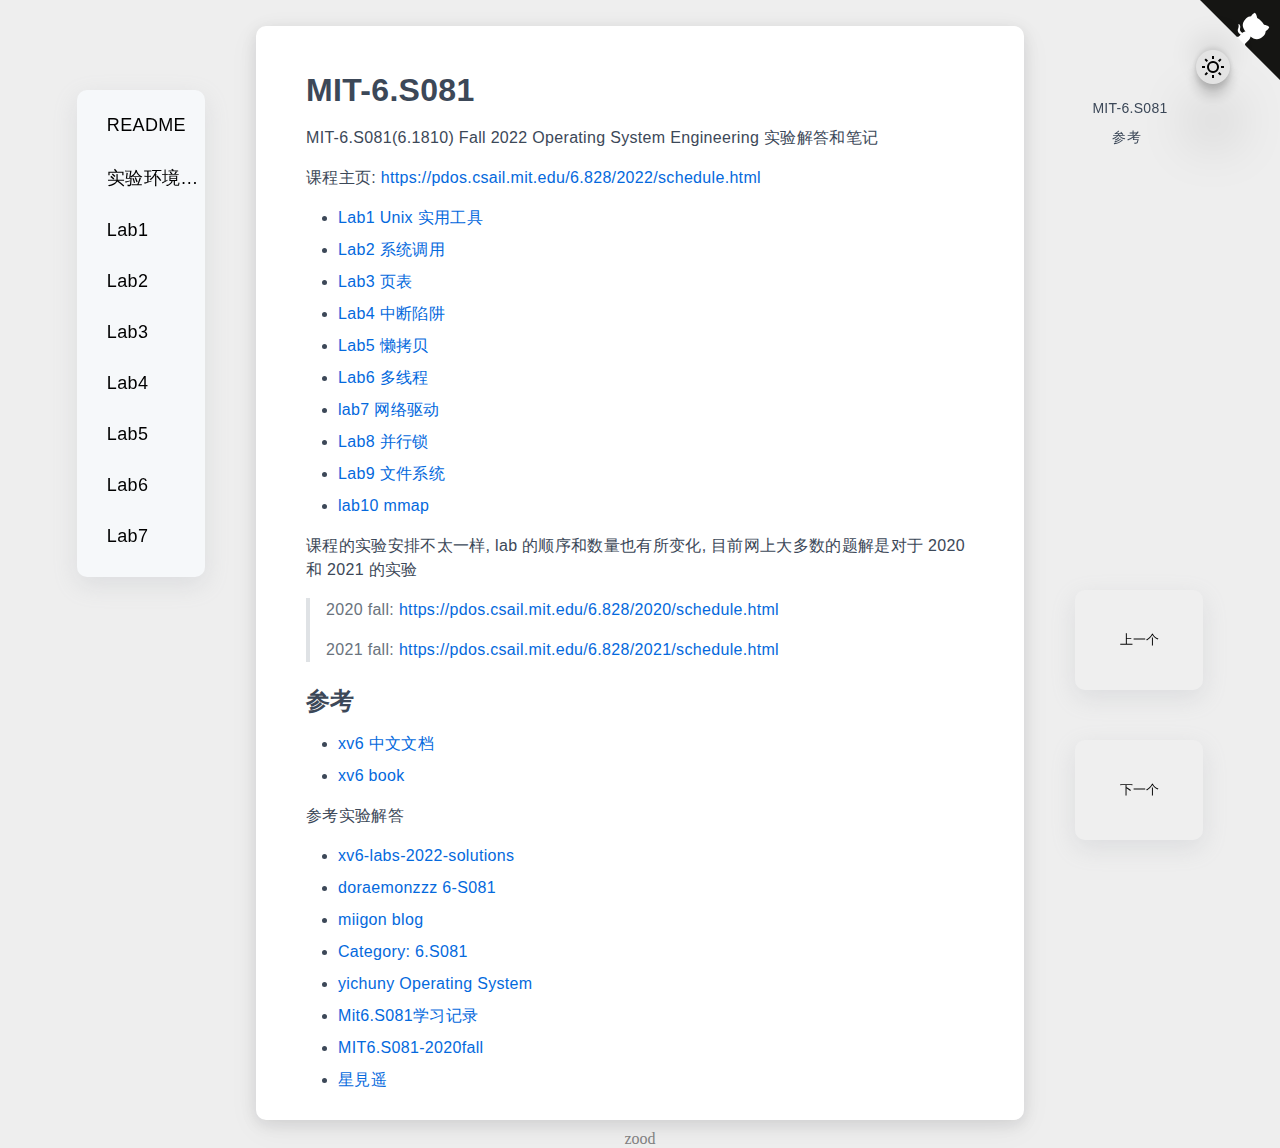
<file: docs/index.html>
<!DOCTYPE html>
<html lang="en">

<head>
    <meta charset="UTF-8">
    <meta http-equiv="Content-Type" content="text/html; charset=utf-8" />
    <meta name="viewport" content="width=device-width, initial-scale=1.0">
    <title>
        Document
    </title>
    <link rel='stylesheet' href=./css/index.css />
    <link rel='stylesheet' href=./css/c.css /><link rel='stylesheet' href=./css/json.css /><link rel='stylesheet' href=./css/makefile.css /><link rel='stylesheet' href=./css/riscvasm.css /><link rel='stylesheet' href=./css/shell.css />
    <link rel="icon" href="https://raw.githubusercontent.com/learner-lu/picbed/master/logo.png">
</head>

<body class="light">
    <a href="https://github.com/luzhixing12345/MIT-6.S081.git" target="_blank" class="github-corner" aria-label="View source on GitHub"><svg width="80" height="80" viewBox="0 0 250 250" style="fill:#151513; color:#fff; position: absolute; top: 0; border: 0; right: 0;" aria-hidden="true"><path d="M0,0 L115,115 L130,115 L142,142 L250,250 L250,0 Z"></path><path d="M128.3,109.0 C113.8,99.7 119.0,89.6 119.0,89.6 C122.0,82.7 120.5,78.6 120.5,78.6 C119.2,72.0 123.4,76.3 123.4,76.3 C127.3,80.9 125.5,87.3 125.5,87.3 C122.9,97.6 130.6,101.9 134.4,103.2" fill="currentColor" style="transform-origin: 130px 106px;" class="octo-arm"></path><path d="M115.0,115.0 C114.9,115.1 118.7,116.5 119.8,115.4 L133.7,101.6 C136.9,99.2 139.9,98.4 142.2,98.6 C133.8,88.0 127.5,74.4 143.8,58.0 C148.5,53.4 154.0,51.2 159.7,51.0 C160.3,49.4 163.2,43.6 171.4,40.1 C171.4,40.1 176.1,42.5 178.8,56.2 C183.1,58.6 187.2,61.8 190.9,65.4 C194.5,69.0 197.7,73.2 200.1,77.6 C213.8,80.2 216.3,84.9 216.3,84.9 C212.7,93.1 206.9,96.0 205.4,96.6 C205.1,102.4 203.0,107.8 198.3,112.5 C181.9,128.9 168.3,122.5 157.7,114.1 C157.9,116.9 156.7,120.9 152.7,124.9 L141.0,136.5 C139.8,137.7 141.6,141.9 141.8,141.8 Z" fill="currentColor" class="octo-body"></path></svg></a><style>.github-corner:hover .octo-arm{animation:octocat-wave 560ms ease-in-out}@keyframes octocat-wave{0%,100%{transform:rotate(0)}20%,60%{transform:rotate(-25deg)}40%,80%{transform:rotate(10deg)}}@media (max-width:500px){.github-corner:hover .octo-arm{animation:none}.github-corner .octo-arm{animation:octocat-wave 560ms ease-in-out}}</style>
    <div class="header-navigator"><ul><li><a href="#h1-0">MIT-6.S081</a><ul><li><a href="#h2-1">参考</a></li></ul></li></ul></div><div class='markdown-body'><h1 id="h1-0">MIT-6.S081</h1><p>MIT-6.S081(6.1810) Fall 2022 Operating System Engineering 实验解答和笔记</p><p>课程主页: <a href="https://pdos.csail.mit.edu/6.828/2022/schedule.html" target="_blank">https://pdos.csail.mit.edu/6.828/2022/schedule.html</a></p><ul><li><a href="https://pdos.csail.mit.edu/6.828/2022/labs/util.html" target="_blank">Lab1 Unix 实用工具</a></li></ul><ul><li><a href="https://pdos.csail.mit.edu/6.828/2022/labs/syscall.html" target="_blank">Lab2 系统调用</a></li></ul><ul><li><a href="https://pdos.csail.mit.edu/6.828/2022/labs/pgtbl.html" target="_blank">Lab3 页表</a></li></ul><ul><li><a href="https://pdos.csail.mit.edu/6.828/2022/labs/traps.html" target="_blank">Lab4 中断陷阱</a></li></ul><ul><li><a href="https://pdos.csail.mit.edu/6.828/2022/labs/cow.html" target="_blank">Lab5 懒拷贝</a></li></ul><ul><li><a href="https://pdos.csail.mit.edu/6.828/2022/labs/thread.html" target="_blank">Lab6 多线程</a></li></ul><ul><li><a href="https://pdos.csail.mit.edu/6.828/2022/labs/net.html" target="_blank">lab7 网络驱动</a></li></ul><ul><li><a href="https://pdos.csail.mit.edu/6.828/2022/labs/lock.html" target="_blank">Lab8 并行锁</a></li></ul><ul><li><a href="https://pdos.csail.mit.edu/6.828/2022/labs/fs.html" target="_blank">Lab9 文件系统</a></li></ul><ul><li><a href="https://pdos.csail.mit.edu/6.828/2022/labs/mmap.html" target="_blank">lab10 mmap</a></li></ul><p>课程的实验安排不太一样, lab 的顺序和数量也有所变化, 目前网上大多数的题解是对于 2020 和 2021 的实验</p><blockquote><p>2020 fall: <a href="https://pdos.csail.mit.edu/6.828/2020/schedule.html" target="_blank">https://pdos.csail.mit.edu/6.828/2020/schedule.html</a></p><p>2021 fall: <a href="https://pdos.csail.mit.edu/6.828/2021/schedule.html" target="_blank">https://pdos.csail.mit.edu/6.828/2021/schedule.html</a></p></blockquote><h2 id="h2-1">参考</h2><ul><li><a href="http://xv6.dgs.zone/" target="_blank">xv6 中文文档</a></li></ul><ul><li><a href="https://pdos.csail.mit.edu/6.828/2022/xv6/book-riscv-rev3.pdf" target="_blank">xv6 book</a></li></ul><p>参考实验解答</p><ul><li><a href="https://github.com/relaxcn/xv6-labs-2022-solutions" target="_blank">xv6-labs-2022-solutions</a></li></ul><ul><li><a href="http://doraemonzzz.com/tags/6-S081/" target="_blank">doraemonzzz 6-S081</a></li></ul><ul><li><a href="https://blog.miigon.net/categories/mit6-s081/" target="_blank">miigon blog</a></li></ul><ul><li><a href="https://walkerzf.github.io/categories/6-S081/index.html" target="_blank">Category: 6.S081</a></li></ul><ul><li><a href="https://www.yichuny.page/tags/Operating%20System" target="_blank">yichuny Operating System</a></li></ul><ul><li><a href="https://blog.csdn.net/u013577996/article/details/108679997" target="_blank">Mit6.S081学习记录</a></li></ul><ul><li><a href="https://github.com/PKUFlyingPig/MIT6.S081-2020fall" target="_blank">MIT6.S081-2020fall</a></li></ul><ul><li><a href="https://www.cnblogs.com/weijunji/tag/XV6/" target="_blank">星見遥</a></li></ul></div>
    <div class="dir-tree"><ul><li><a href="./articles/md-docs/README" >README</a></li></ul><ul><li><a href="./articles/md-docs/实验环境搭建" >实验环境搭建</a></li></ul><ul><li><a href="./articles/md-docs/Lab1" >Lab1</a></li></ul><ul><li><a href="./articles/md-docs/Lab2" >Lab2</a></li></ul><ul><li><a href="./articles/md-docs/Lab3" >Lab3</a></li></ul><ul><li><a href="./articles/md-docs/Lab4" >Lab4</a></li></ul><ul><li><a href="./articles/md-docs/Lab5" >Lab5</a></li></ul><ul><li><a href="./articles/md-docs/Lab6" >Lab6</a></li></ul><ul><li><a href="./articles/md-docs/Lab7" >Lab7</a></li></ul></div>
    <div class="zood"><a class="" href="https://github.com/luzhixing12345/zood" target="_blank">zood</a></div>
    <script type="text/javascript" src="./js/next_front.js"></script><script>addLink(".","./articles/md-docs/实验环境搭建","ab")</script><script type="text/javascript" src="./js/change_mode.js"></script><script>addChangeModeButton("./img/sun.png","./img/moon.png")</script><script type="text/javascript" src="./js/copy_code.js"></script><script>addCodeCopy("./img/before_copy.png","./img/after_copy.png")</script><script type="text/javascript" src="./js/navigator.js"></script><script type="text/javascript" src="./js/picture_preview.js"></script><script type="text/javascript" src="./js/global_js_configuration.js"></script>
</body>

</html>
</file>
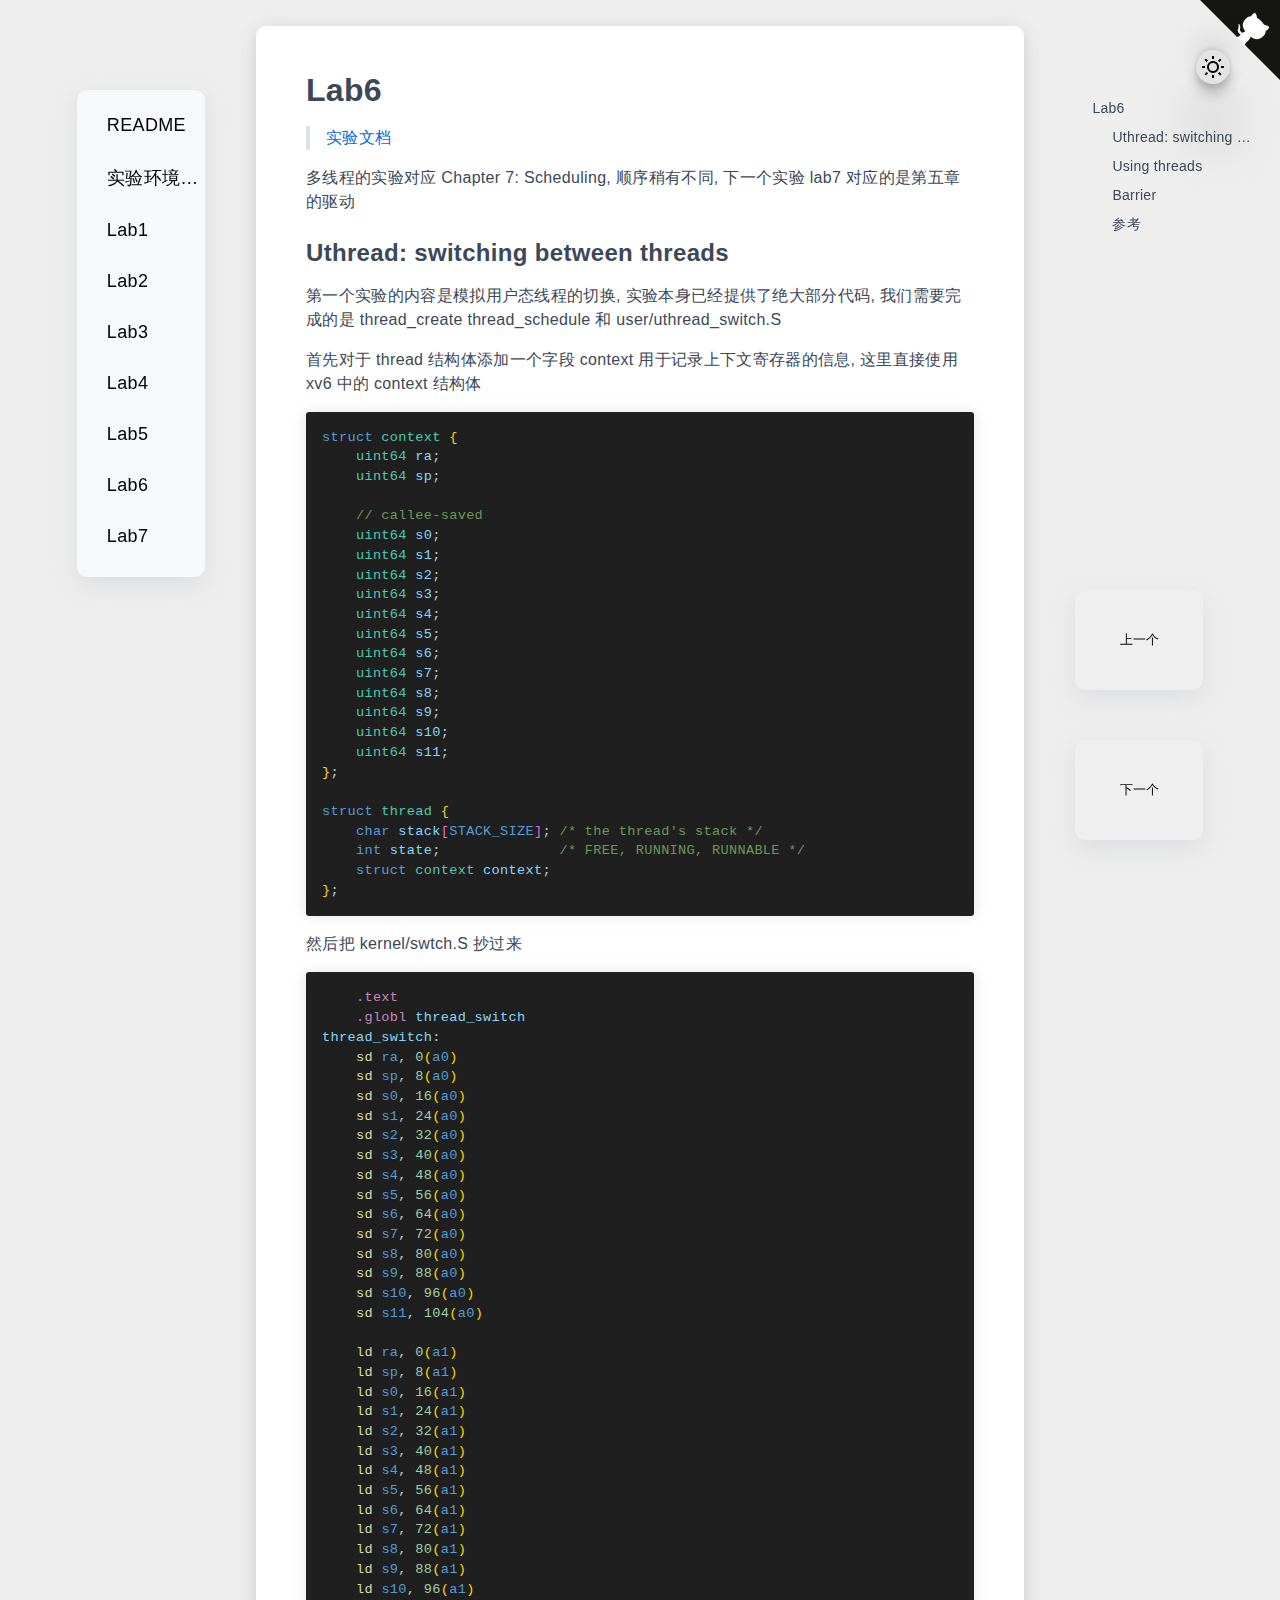
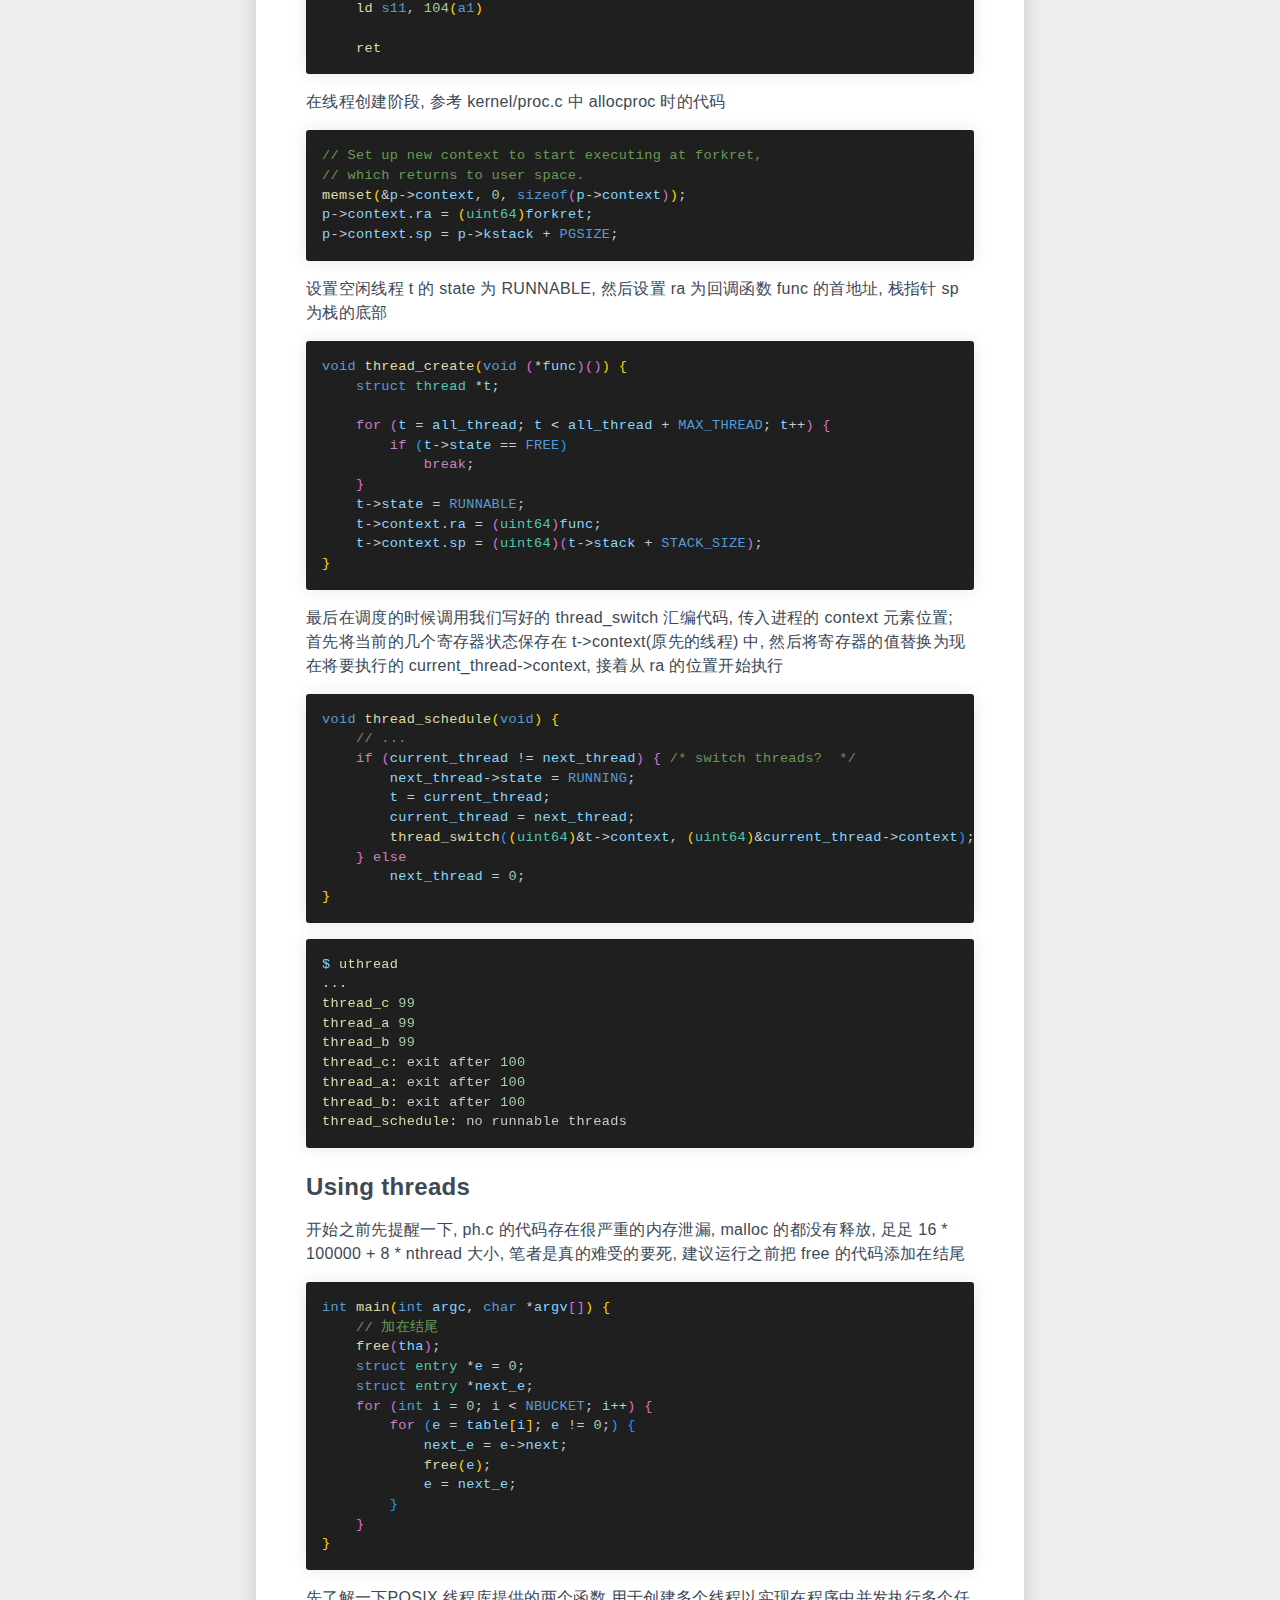
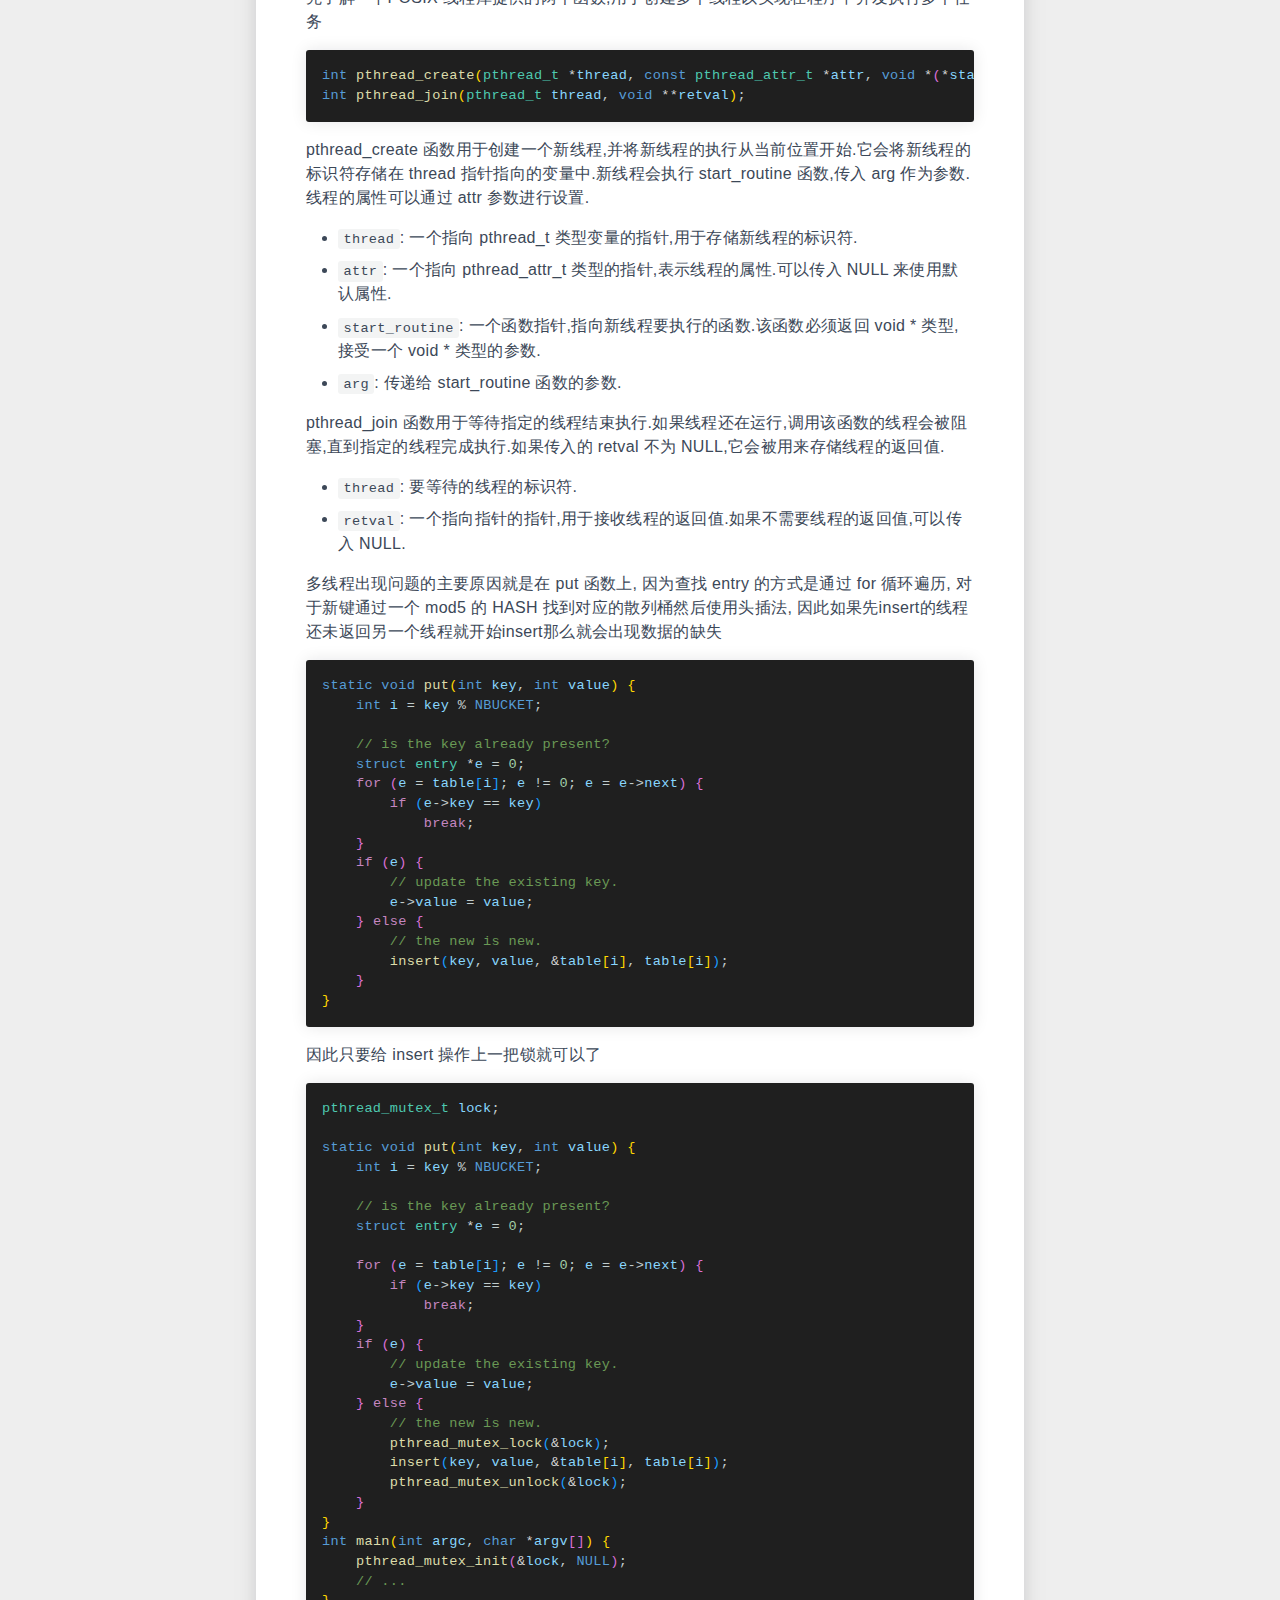
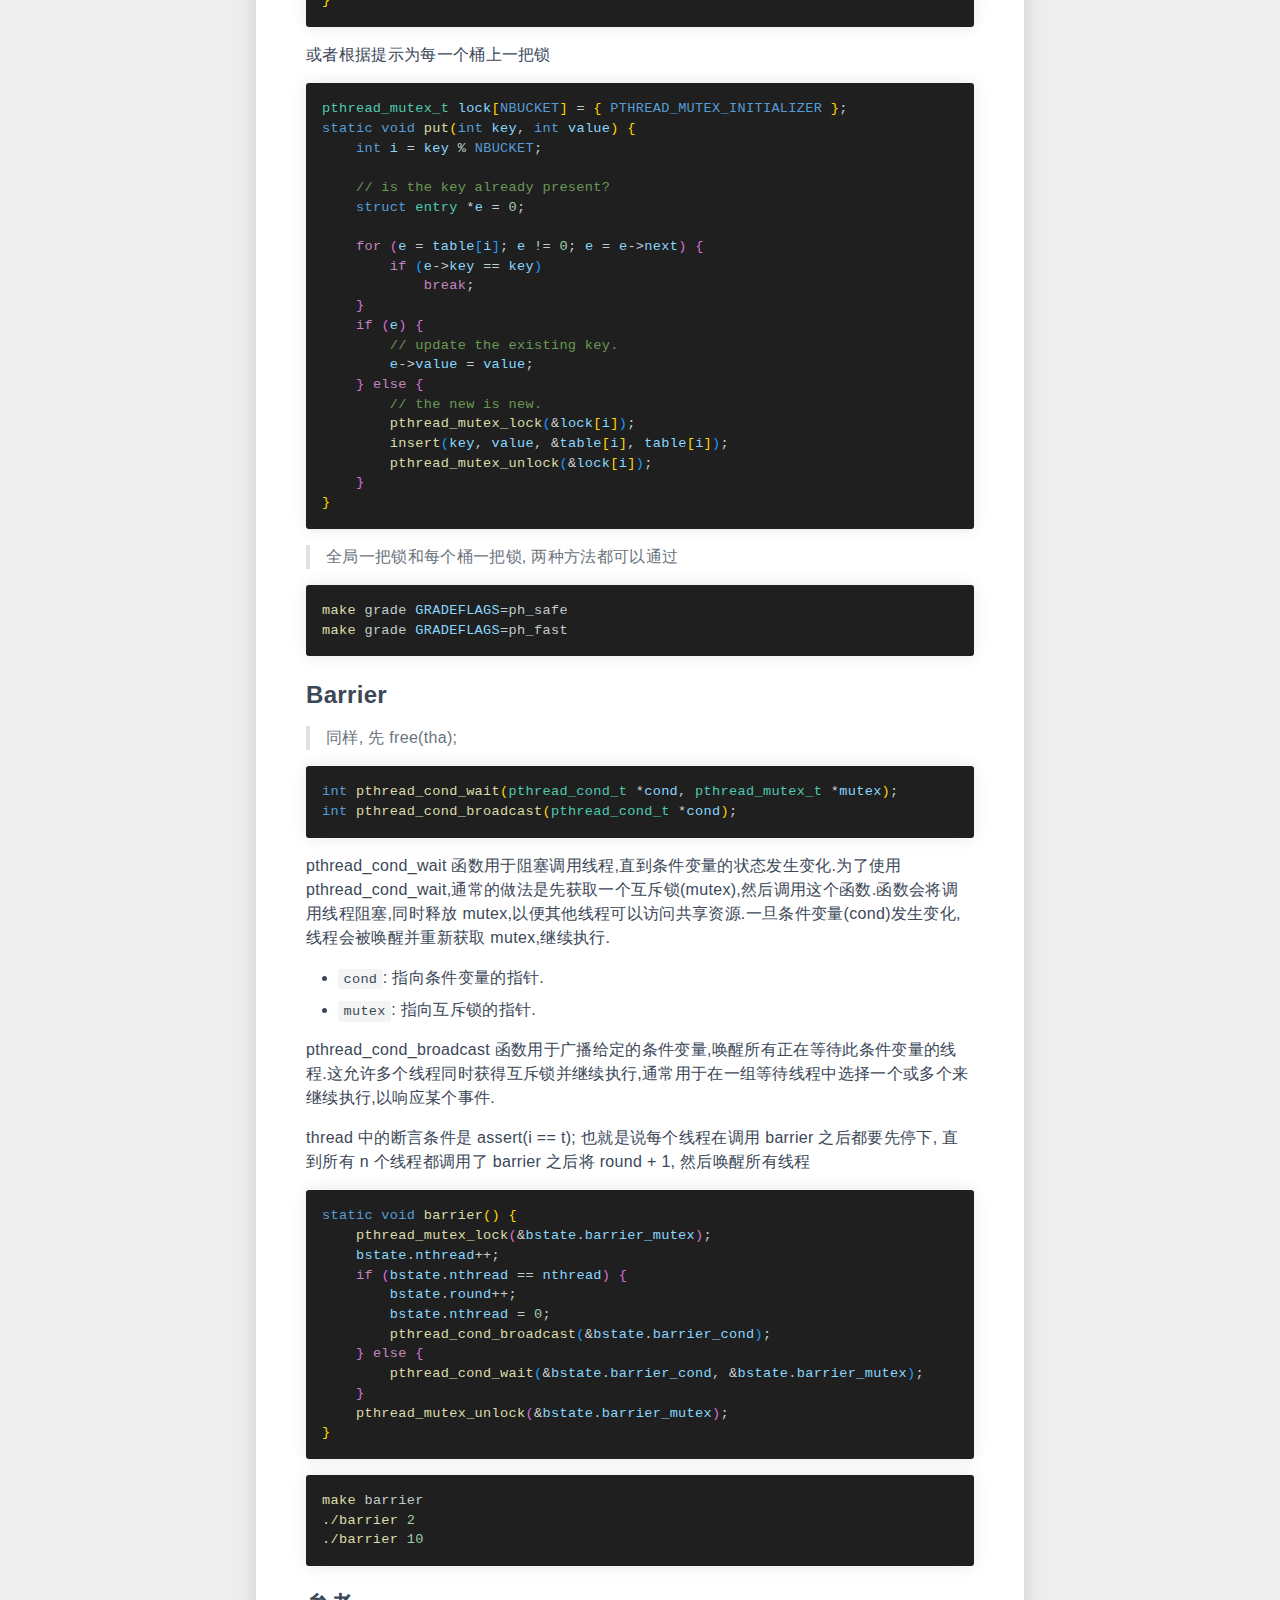
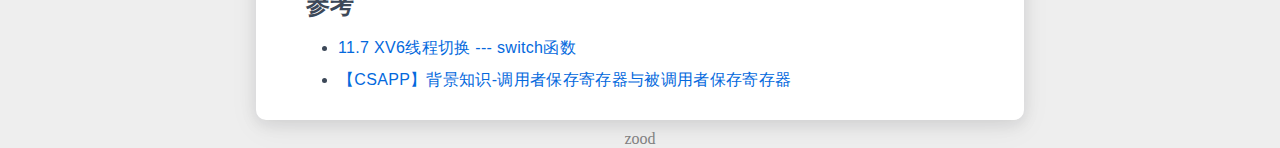
<file: docs/articles/md-docs/Lab6/index.html>
<!DOCTYPE html>
<html lang="en">

<head>
    <meta charset="UTF-8">
    <meta http-equiv="Content-Type" content="text/html; charset=utf-8" />
    <meta name="viewport" content="width=device-width, initial-scale=1.0">
    <title>
        Document
    </title>
    <link rel='stylesheet' href=../../../css/index.css />
    <link rel='stylesheet' href=../../../css/c.css /><link rel='stylesheet' href=../../../css/json.css /><link rel='stylesheet' href=../../../css/makefile.css /><link rel='stylesheet' href=../../../css/riscvasm.css /><link rel='stylesheet' href=../../../css/shell.css />
    <link rel="icon" href="https://raw.githubusercontent.com/learner-lu/picbed/master/logo.png">
</head>

<body class="light">
    <a href="https://github.com/luzhixing12345/MIT-6.S081.git" target="_blank" class="github-corner" aria-label="View source on GitHub"><svg width="80" height="80" viewBox="0 0 250 250" style="fill:#151513; color:#fff; position: absolute; top: 0; border: 0; right: 0;" aria-hidden="true"><path d="M0,0 L115,115 L130,115 L142,142 L250,250 L250,0 Z"></path><path d="M128.3,109.0 C113.8,99.7 119.0,89.6 119.0,89.6 C122.0,82.7 120.5,78.6 120.5,78.6 C119.2,72.0 123.4,76.3 123.4,76.3 C127.3,80.9 125.5,87.3 125.5,87.3 C122.9,97.6 130.6,101.9 134.4,103.2" fill="currentColor" style="transform-origin: 130px 106px;" class="octo-arm"></path><path d="M115.0,115.0 C114.9,115.1 118.7,116.5 119.8,115.4 L133.7,101.6 C136.9,99.2 139.9,98.4 142.2,98.6 C133.8,88.0 127.5,74.4 143.8,58.0 C148.5,53.4 154.0,51.2 159.7,51.0 C160.3,49.4 163.2,43.6 171.4,40.1 C171.4,40.1 176.1,42.5 178.8,56.2 C183.1,58.6 187.2,61.8 190.9,65.4 C194.5,69.0 197.7,73.2 200.1,77.6 C213.8,80.2 216.3,84.9 216.3,84.9 C212.7,93.1 206.9,96.0 205.4,96.6 C205.1,102.4 203.0,107.8 198.3,112.5 C181.9,128.9 168.3,122.5 157.7,114.1 C157.9,116.9 156.7,120.9 152.7,124.9 L141.0,136.5 C139.8,137.7 141.6,141.9 141.8,141.8 Z" fill="currentColor" class="octo-body"></path></svg></a><style>.github-corner:hover .octo-arm{animation:octocat-wave 560ms ease-in-out}@keyframes octocat-wave{0%,100%{transform:rotate(0)}20%,60%{transform:rotate(-25deg)}40%,80%{transform:rotate(10deg)}}@media (max-width:500px){.github-corner:hover .octo-arm{animation:none}.github-corner .octo-arm{animation:octocat-wave 560ms ease-in-out}}</style>
    <div class="header-navigator"><ul><li><a href="#h1-0">Lab6</a><ul><li><a href="#h2-1">Uthread: switching between threads</a></li></ul><ul><li><a href="#h2-2">Using threads</a></li></ul><ul><li><a href="#h2-3">Barrier</a></li></ul><ul><li><a href="#h2-4">参考</a></li></ul></li></ul></div><div class='markdown-body'><h1 id="h1-0">Lab6</h1><blockquote><p><a href="https://pdos.csail.mit.edu/6.828/2022/labs/thread.html" target="_blank">实验文档</a></p></blockquote><p>多线程的实验对应 Chapter 7: Scheduling, 顺序稍有不同, 下一个实验 lab7 对应的是第五章的驱动</p><h2 id="h2-1">Uthread: switching between threads</h2><p>第一个实验的内容是模拟用户态线程的切换, 实验本身已经提供了绝大部分代码, 我们需要完成的是 thread_create thread_schedule 和 user/uthread_switch.S</p><p>首先对于 thread 结构体添加一个字段 context 用于记录上下文寄存器的信息, 这里直接使用 xv6 中的 context 结构体</p><pre class="language-c"><code><span class="Token Keyword StructureType Structure TypeSpecifier STRUCT">struct</span><span class="Token Keyword StructureType Structure TypeSpecifier SPACE"> </span><span class="Token Identifier Structure StructureClass TypeSpecifier ID">context</span><span class="Token Identifier Structure StructureClass TypeSpecifier SPACE"> </span><span class="Token Structure BraceDepth-0 LCURLY_BRACE">{</span><span class="Token Structure LF">
</span><span class="Token Structure SPACE">    </span><span class="Token Keyword Typedefine TypeSpecifier TypeSpecifier TYPEDEF_ID">uint64</span><span class="Token Keyword Typedefine TypeSpecifier TypeSpecifier SPACE"> </span><span class="Token Identifier DirectDeclaractor TypeSpecifier ID">ra</span><span class="Token StructDeclaration SEMI">;</span><span class="Token StructDeclaration LF">
</span><span class="Token StructDeclaration SPACE">    </span><span class="Token Keyword Typedefine TypeSpecifier TypeSpecifier TYPEDEF_ID">uint64</span><span class="Token Keyword Typedefine TypeSpecifier TypeSpecifier SPACE"> </span><span class="Token Identifier DirectDeclaractor TypeSpecifier ID">sp</span><span class="Token StructDeclaration SEMI">;</span><span class="Token StructDeclaration LF">
</span><span class="Token StructDeclaration LF">
</span><span class="Token StructDeclaration SPACE">    </span><span class="Token StructDeclaration COMMENT">// callee-saved</span><span class="Token StructDeclaration LF">
</span><span class="Token StructDeclaration SPACE">    </span><span class="Token Keyword Typedefine TypeSpecifier TypeSpecifier TYPEDEF_ID">uint64</span><span class="Token Keyword Typedefine TypeSpecifier TypeSpecifier SPACE"> </span><span class="Token Identifier DirectDeclaractor TypeSpecifier ID">s0</span><span class="Token StructDeclaration SEMI">;</span><span class="Token StructDeclaration LF">
</span><span class="Token StructDeclaration SPACE">    </span><span class="Token Keyword Typedefine TypeSpecifier TypeSpecifier TYPEDEF_ID">uint64</span><span class="Token Keyword Typedefine TypeSpecifier TypeSpecifier SPACE"> </span><span class="Token Identifier DirectDeclaractor TypeSpecifier ID">s1</span><span class="Token StructDeclaration SEMI">;</span><span class="Token StructDeclaration LF">
</span><span class="Token StructDeclaration SPACE">    </span><span class="Token Keyword Typedefine TypeSpecifier TypeSpecifier TYPEDEF_ID">uint64</span><span class="Token Keyword Typedefine TypeSpecifier TypeSpecifier SPACE"> </span><span class="Token Identifier DirectDeclaractor TypeSpecifier ID">s2</span><span class="Token StructDeclaration SEMI">;</span><span class="Token StructDeclaration LF">
</span><span class="Token StructDeclaration SPACE">    </span><span class="Token Keyword Typedefine TypeSpecifier TypeSpecifier TYPEDEF_ID">uint64</span><span class="Token Keyword Typedefine TypeSpecifier TypeSpecifier SPACE"> </span><span class="Token Identifier DirectDeclaractor TypeSpecifier ID">s3</span><span class="Token StructDeclaration SEMI">;</span><span class="Token StructDeclaration LF">
</span><span class="Token StructDeclaration SPACE">    </span><span class="Token Keyword Typedefine TypeSpecifier TypeSpecifier TYPEDEF_ID">uint64</span><span class="Token Keyword Typedefine TypeSpecifier TypeSpecifier SPACE"> </span><span class="Token Identifier DirectDeclaractor TypeSpecifier ID">s4</span><span class="Token StructDeclaration SEMI">;</span><span class="Token StructDeclaration LF">
</span><span class="Token StructDeclaration SPACE">    </span><span class="Token Keyword Typedefine TypeSpecifier TypeSpecifier TYPEDEF_ID">uint64</span><span class="Token Keyword Typedefine TypeSpecifier TypeSpecifier SPACE"> </span><span class="Token Identifier DirectDeclaractor TypeSpecifier ID">s5</span><span class="Token StructDeclaration SEMI">;</span><span class="Token StructDeclaration LF">
</span><span class="Token StructDeclaration SPACE">    </span><span class="Token Keyword Typedefine TypeSpecifier TypeSpecifier TYPEDEF_ID">uint64</span><span class="Token Keyword Typedefine TypeSpecifier TypeSpecifier SPACE"> </span><span class="Token Identifier DirectDeclaractor TypeSpecifier ID">s6</span><span class="Token StructDeclaration SEMI">;</span><span class="Token StructDeclaration LF">
</span><span class="Token StructDeclaration SPACE">    </span><span class="Token Keyword Typedefine TypeSpecifier TypeSpecifier TYPEDEF_ID">uint64</span><span class="Token Keyword Typedefine TypeSpecifier TypeSpecifier SPACE"> </span><span class="Token Identifier DirectDeclaractor TypeSpecifier ID">s7</span><span class="Token StructDeclaration SEMI">;</span><span class="Token StructDeclaration LF">
</span><span class="Token StructDeclaration SPACE">    </span><span class="Token Keyword Typedefine TypeSpecifier TypeSpecifier TYPEDEF_ID">uint64</span><span class="Token Keyword Typedefine TypeSpecifier TypeSpecifier SPACE"> </span><span class="Token Identifier DirectDeclaractor TypeSpecifier ID">s8</span><span class="Token StructDeclaration SEMI">;</span><span class="Token StructDeclaration LF">
</span><span class="Token StructDeclaration SPACE">    </span><span class="Token Keyword Typedefine TypeSpecifier TypeSpecifier TYPEDEF_ID">uint64</span><span class="Token Keyword Typedefine TypeSpecifier TypeSpecifier SPACE"> </span><span class="Token Identifier DirectDeclaractor TypeSpecifier ID">s9</span><span class="Token StructDeclaration SEMI">;</span><span class="Token StructDeclaration LF">
</span><span class="Token StructDeclaration SPACE">    </span><span class="Token Keyword Typedefine TypeSpecifier TypeSpecifier TYPEDEF_ID">uint64</span><span class="Token Keyword Typedefine TypeSpecifier TypeSpecifier SPACE"> </span><span class="Token Identifier DirectDeclaractor TypeSpecifier ID">s10</span><span class="Token StructDeclaration SEMI">;</span><span class="Token StructDeclaration LF">
</span><span class="Token StructDeclaration SPACE">    </span><span class="Token Keyword Typedefine TypeSpecifier TypeSpecifier TYPEDEF_ID">uint64</span><span class="Token Keyword Typedefine TypeSpecifier TypeSpecifier SPACE"> </span><span class="Token Identifier DirectDeclaractor TypeSpecifier ID">s11</span><span class="Token StructDeclaration SEMI">;</span><span class="Token StructDeclaration LF">
</span><span class="Token Structure BraceDepth-0 RCURLY_BRACE">}</span><span class="Token Declaration SEMI">;</span><span class="Token Declaration LF">
</span><span class="Token Declaration LF">
</span><span class="Token Keyword StructureType Structure TypeSpecifier STRUCT">struct</span><span class="Token Keyword StructureType Structure TypeSpecifier SPACE"> </span><span class="Token Identifier Structure StructureClass TypeSpecifier ID">thread</span><span class="Token Identifier Structure StructureClass TypeSpecifier SPACE"> </span><span class="Token Structure BraceDepth-0 LCURLY_BRACE">{</span><span class="Token Structure LF">
</span><span class="Token Structure SPACE">    </span><span class="Token Keyword BaseType TypeSpecifier TypeSpecifier CHAR">char</span><span class="Token Keyword BaseType TypeSpecifier TypeSpecifier SPACE"> </span><span class="Token Identifier DirectDeclaractor TypeSpecifier ID">stack</span><span class="Token DirectDeclaractorPostfix BraceDepth-1 LSQUAR_PAREN">[</span><span class="Token Identifier MacroDefine PrimaryExpression TypeSpecifier ID">STACK_SIZE</span><span class="Token DirectDeclaractorPostfix BraceDepth-1 RSQUAR_PAREN">]</span><span class="Token StructDeclaration SEMI">;</span><span class="Token StructDeclaration SPACE"> </span><span class="Token StructDeclaration COMMENT">/* the thread&#x27;s stack */</span><span class="Token StructDeclaration LF">
</span><span class="Token StructDeclaration SPACE">    </span><span class="Token Keyword BaseType TypeSpecifier TypeSpecifier INT">int</span><span class="Token Keyword BaseType TypeSpecifier TypeSpecifier SPACE"> </span><span class="Token Identifier DirectDeclaractor TypeSpecifier ID">state</span><span class="Token StructDeclaration SEMI">;</span><span class="Token StructDeclaration SPACE">              </span><span class="Token StructDeclaration COMMENT">/* FREE, RUNNING, RUNNABLE */</span><span class="Token StructDeclaration LF">
</span><span class="Token StructDeclaration SPACE">    </span><span class="Token Keyword StructureType Structure TypeSpecifier TypeSpecifier STRUCT">struct</span><span class="Token Keyword StructureType Structure TypeSpecifier TypeSpecifier SPACE"> </span><span class="Token Identifier Structure StructureClass TypeSpecifier TypeSpecifier ID">context</span><span class="Token Identifier Structure StructureClass TypeSpecifier TypeSpecifier SPACE"> </span><span class="Token Identifier DirectDeclaractor TypeSpecifier ID">context</span><span class="Token StructDeclaration SEMI">;</span><span class="Token StructDeclaration LF">
</span><span class="Token Structure BraceDepth-0 RCURLY_BRACE">}</span><span class="Token Declaration SEMI">;</span></code></pre><p>然后把 kernel/swtch.S 抄过来</p><pre class="language-riscvasm"><code><span class="Token SPACE">    </span><span class="Token ASM_KEYWORD">.text</span><span class="Token LF">
</span><span class="Token SPACE">    </span><span class="Token ASM_KEYWORD">.globl</span><span class="Token SPACE"> </span><span class="Token SECTION">thread_switch</span><span class="Token LF">
</span><span class="Token SECTION">thread_switch</span><span class="Token COLON">:</span><span class="Token LF">
</span><span class="Token SPACE">    </span><span class="Token ID">sd</span><span class="Token SPACE"> </span><span class="Token REGISTER">ra</span><span class="Token COMMA">,</span><span class="Token SPACE"> </span><span class="Token NUMBER">0</span><span class="Token BraceDepth-0 LPAREN">(</span><span class="Token REGISTER">a0</span><span class="Token BraceDepth-0 RPAREN">)</span><span class="Token LF">
</span><span class="Token SPACE">    </span><span class="Token ID">sd</span><span class="Token SPACE"> </span><span class="Token REGISTER">sp</span><span class="Token COMMA">,</span><span class="Token SPACE"> </span><span class="Token NUMBER">8</span><span class="Token BraceDepth-0 LPAREN">(</span><span class="Token REGISTER">a0</span><span class="Token BraceDepth-0 RPAREN">)</span><span class="Token LF">
</span><span class="Token SPACE">    </span><span class="Token ID">sd</span><span class="Token SPACE"> </span><span class="Token REGISTER">s0</span><span class="Token COMMA">,</span><span class="Token SPACE"> </span><span class="Token NUMBER">16</span><span class="Token BraceDepth-0 LPAREN">(</span><span class="Token REGISTER">a0</span><span class="Token BraceDepth-0 RPAREN">)</span><span class="Token LF">
</span><span class="Token SPACE">    </span><span class="Token ID">sd</span><span class="Token SPACE"> </span><span class="Token REGISTER">s1</span><span class="Token COMMA">,</span><span class="Token SPACE"> </span><span class="Token NUMBER">24</span><span class="Token BraceDepth-0 LPAREN">(</span><span class="Token REGISTER">a0</span><span class="Token BraceDepth-0 RPAREN">)</span><span class="Token LF">
</span><span class="Token SPACE">    </span><span class="Token ID">sd</span><span class="Token SPACE"> </span><span class="Token REGISTER">s2</span><span class="Token COMMA">,</span><span class="Token SPACE"> </span><span class="Token NUMBER">32</span><span class="Token BraceDepth-0 LPAREN">(</span><span class="Token REGISTER">a0</span><span class="Token BraceDepth-0 RPAREN">)</span><span class="Token LF">
</span><span class="Token SPACE">    </span><span class="Token ID">sd</span><span class="Token SPACE"> </span><span class="Token REGISTER">s3</span><span class="Token COMMA">,</span><span class="Token SPACE"> </span><span class="Token NUMBER">40</span><span class="Token BraceDepth-0 LPAREN">(</span><span class="Token REGISTER">a0</span><span class="Token BraceDepth-0 RPAREN">)</span><span class="Token LF">
</span><span class="Token SPACE">    </span><span class="Token ID">sd</span><span class="Token SPACE"> </span><span class="Token REGISTER">s4</span><span class="Token COMMA">,</span><span class="Token SPACE"> </span><span class="Token NUMBER">48</span><span class="Token BraceDepth-0 LPAREN">(</span><span class="Token REGISTER">a0</span><span class="Token BraceDepth-0 RPAREN">)</span><span class="Token LF">
</span><span class="Token SPACE">    </span><span class="Token ID">sd</span><span class="Token SPACE"> </span><span class="Token REGISTER">s5</span><span class="Token COMMA">,</span><span class="Token SPACE"> </span><span class="Token NUMBER">56</span><span class="Token BraceDepth-0 LPAREN">(</span><span class="Token REGISTER">a0</span><span class="Token BraceDepth-0 RPAREN">)</span><span class="Token LF">
</span><span class="Token SPACE">    </span><span class="Token ID">sd</span><span class="Token SPACE"> </span><span class="Token REGISTER">s6</span><span class="Token COMMA">,</span><span class="Token SPACE"> </span><span class="Token NUMBER">64</span><span class="Token BraceDepth-0 LPAREN">(</span><span class="Token REGISTER">a0</span><span class="Token BraceDepth-0 RPAREN">)</span><span class="Token LF">
</span><span class="Token SPACE">    </span><span class="Token ID">sd</span><span class="Token SPACE"> </span><span class="Token REGISTER">s7</span><span class="Token COMMA">,</span><span class="Token SPACE"> </span><span class="Token NUMBER">72</span><span class="Token BraceDepth-0 LPAREN">(</span><span class="Token REGISTER">a0</span><span class="Token BraceDepth-0 RPAREN">)</span><span class="Token LF">
</span><span class="Token SPACE">    </span><span class="Token ID">sd</span><span class="Token SPACE"> </span><span class="Token REGISTER">s8</span><span class="Token COMMA">,</span><span class="Token SPACE"> </span><span class="Token NUMBER">80</span><span class="Token BraceDepth-0 LPAREN">(</span><span class="Token REGISTER">a0</span><span class="Token BraceDepth-0 RPAREN">)</span><span class="Token LF">
</span><span class="Token SPACE">    </span><span class="Token ID">sd</span><span class="Token SPACE"> </span><span class="Token REGISTER">s9</span><span class="Token COMMA">,</span><span class="Token SPACE"> </span><span class="Token NUMBER">88</span><span class="Token BraceDepth-0 LPAREN">(</span><span class="Token REGISTER">a0</span><span class="Token BraceDepth-0 RPAREN">)</span><span class="Token LF">
</span><span class="Token SPACE">    </span><span class="Token ID">sd</span><span class="Token SPACE"> </span><span class="Token REGISTER">s10</span><span class="Token COMMA">,</span><span class="Token SPACE"> </span><span class="Token NUMBER">96</span><span class="Token BraceDepth-0 LPAREN">(</span><span class="Token REGISTER">a0</span><span class="Token BraceDepth-0 RPAREN">)</span><span class="Token LF">
</span><span class="Token SPACE">    </span><span class="Token ID">sd</span><span class="Token SPACE"> </span><span class="Token REGISTER">s11</span><span class="Token COMMA">,</span><span class="Token SPACE"> </span><span class="Token NUMBER">104</span><span class="Token BraceDepth-0 LPAREN">(</span><span class="Token REGISTER">a0</span><span class="Token BraceDepth-0 RPAREN">)</span><span class="Token LF">
</span><span class="Token LF">
</span><span class="Token SPACE">    </span><span class="Token ID">ld</span><span class="Token SPACE"> </span><span class="Token REGISTER">ra</span><span class="Token COMMA">,</span><span class="Token SPACE"> </span><span class="Token NUMBER">0</span><span class="Token BraceDepth-0 LPAREN">(</span><span class="Token REGISTER">a1</span><span class="Token BraceDepth-0 RPAREN">)</span><span class="Token LF">
</span><span class="Token SPACE">    </span><span class="Token ID">ld</span><span class="Token SPACE"> </span><span class="Token REGISTER">sp</span><span class="Token COMMA">,</span><span class="Token SPACE"> </span><span class="Token NUMBER">8</span><span class="Token BraceDepth-0 LPAREN">(</span><span class="Token REGISTER">a1</span><span class="Token BraceDepth-0 RPAREN">)</span><span class="Token LF">
</span><span class="Token SPACE">    </span><span class="Token ID">ld</span><span class="Token SPACE"> </span><span class="Token REGISTER">s0</span><span class="Token COMMA">,</span><span class="Token SPACE"> </span><span class="Token NUMBER">16</span><span class="Token BraceDepth-0 LPAREN">(</span><span class="Token REGISTER">a1</span><span class="Token BraceDepth-0 RPAREN">)</span><span class="Token LF">
</span><span class="Token SPACE">    </span><span class="Token ID">ld</span><span class="Token SPACE"> </span><span class="Token REGISTER">s1</span><span class="Token COMMA">,</span><span class="Token SPACE"> </span><span class="Token NUMBER">24</span><span class="Token BraceDepth-0 LPAREN">(</span><span class="Token REGISTER">a1</span><span class="Token BraceDepth-0 RPAREN">)</span><span class="Token LF">
</span><span class="Token SPACE">    </span><span class="Token ID">ld</span><span class="Token SPACE"> </span><span class="Token REGISTER">s2</span><span class="Token COMMA">,</span><span class="Token SPACE"> </span><span class="Token NUMBER">32</span><span class="Token BraceDepth-0 LPAREN">(</span><span class="Token REGISTER">a1</span><span class="Token BraceDepth-0 RPAREN">)</span><span class="Token LF">
</span><span class="Token SPACE">    </span><span class="Token ID">ld</span><span class="Token SPACE"> </span><span class="Token REGISTER">s3</span><span class="Token COMMA">,</span><span class="Token SPACE"> </span><span class="Token NUMBER">40</span><span class="Token BraceDepth-0 LPAREN">(</span><span class="Token REGISTER">a1</span><span class="Token BraceDepth-0 RPAREN">)</span><span class="Token LF">
</span><span class="Token SPACE">    </span><span class="Token ID">ld</span><span class="Token SPACE"> </span><span class="Token REGISTER">s4</span><span class="Token COMMA">,</span><span class="Token SPACE"> </span><span class="Token NUMBER">48</span><span class="Token BraceDepth-0 LPAREN">(</span><span class="Token REGISTER">a1</span><span class="Token BraceDepth-0 RPAREN">)</span><span class="Token LF">
</span><span class="Token SPACE">    </span><span class="Token ID">ld</span><span class="Token SPACE"> </span><span class="Token REGISTER">s5</span><span class="Token COMMA">,</span><span class="Token SPACE"> </span><span class="Token NUMBER">56</span><span class="Token BraceDepth-0 LPAREN">(</span><span class="Token REGISTER">a1</span><span class="Token BraceDepth-0 RPAREN">)</span><span class="Token LF">
</span><span class="Token SPACE">    </span><span class="Token ID">ld</span><span class="Token SPACE"> </span><span class="Token REGISTER">s6</span><span class="Token COMMA">,</span><span class="Token SPACE"> </span><span class="Token NUMBER">64</span><span class="Token BraceDepth-0 LPAREN">(</span><span class="Token REGISTER">a1</span><span class="Token BraceDepth-0 RPAREN">)</span><span class="Token LF">
</span><span class="Token SPACE">    </span><span class="Token ID">ld</span><span class="Token SPACE"> </span><span class="Token REGISTER">s7</span><span class="Token COMMA">,</span><span class="Token SPACE"> </span><span class="Token NUMBER">72</span><span class="Token BraceDepth-0 LPAREN">(</span><span class="Token REGISTER">a1</span><span class="Token BraceDepth-0 RPAREN">)</span><span class="Token LF">
</span><span class="Token SPACE">    </span><span class="Token ID">ld</span><span class="Token SPACE"> </span><span class="Token REGISTER">s8</span><span class="Token COMMA">,</span><span class="Token SPACE"> </span><span class="Token NUMBER">80</span><span class="Token BraceDepth-0 LPAREN">(</span><span class="Token REGISTER">a1</span><span class="Token BraceDepth-0 RPAREN">)</span><span class="Token LF">
</span><span class="Token SPACE">    </span><span class="Token ID">ld</span><span class="Token SPACE"> </span><span class="Token REGISTER">s9</span><span class="Token COMMA">,</span><span class="Token SPACE"> </span><span class="Token NUMBER">88</span><span class="Token BraceDepth-0 LPAREN">(</span><span class="Token REGISTER">a1</span><span class="Token BraceDepth-0 RPAREN">)</span><span class="Token LF">
</span><span class="Token SPACE">    </span><span class="Token ID">ld</span><span class="Token SPACE"> </span><span class="Token REGISTER">s10</span><span class="Token COMMA">,</span><span class="Token SPACE"> </span><span class="Token NUMBER">96</span><span class="Token BraceDepth-0 LPAREN">(</span><span class="Token REGISTER">a1</span><span class="Token BraceDepth-0 RPAREN">)</span><span class="Token LF">
</span><span class="Token SPACE">    </span><span class="Token ID">ld</span><span class="Token SPACE"> </span><span class="Token REGISTER">s11</span><span class="Token COMMA">,</span><span class="Token SPACE"> </span><span class="Token NUMBER">104</span><span class="Token BraceDepth-0 LPAREN">(</span><span class="Token REGISTER">a1</span><span class="Token BraceDepth-0 RPAREN">)</span><span class="Token LF">
</span><span class="Token SPACE">        </span><span class="Token LF">
</span><span class="Token SPACE">    </span><span class="Token ID">ret</span></code></pre><p>在线程创建阶段, 参考 kernel/proc.c 中 allocproc 时的代码</p><pre class="language-c"><code><span class="Token COMMENT">// Set up new context to start executing at forkret,</span><span class="Token LF">
</span><span class="Token COMMENT">// which returns to user space.</span><span class="Token LF">
</span><span class="Token Identifier PrimaryExpression FunctionCall ID">memset</span><span class="Token PostfixExpression UnaryExpression BraceDepth-0 LPAREN">(</span><span class="Token UnaryOp UnaryExpression AMPERSAND">&amp;</span><span class="Token Identifier PrimaryExpression ID">p</span><span class="Token PostfixExpression UnaryExpression POINT">-&gt;</span><span class="Token Identifier ID">context</span><span class="Token PostfixExpression UnaryExpression COMMA">,</span><span class="Token PostfixExpression UnaryExpression SPACE"> </span><span class="Token Constant PrimaryExpression NUMBER">0</span><span class="Token PostfixExpression UnaryExpression COMMA">,</span><span class="Token PostfixExpression UnaryExpression SPACE"> </span><span class="Token Keyword UnaryExpression SIZEOF">sizeof</span><span class="Token UnaryExpression CastExpression BraceDepth-1 LPAREN">(</span><span class="Token Identifier PrimaryExpression ID">p</span><span class="Token PostfixExpression UnaryExpression POINT">-&gt;</span><span class="Token Identifier ID">context</span><span class="Token UnaryExpression CastExpression BraceDepth-1 RPAREN">)</span><span class="Token PostfixExpression UnaryExpression BraceDepth-0 RPAREN">)</span><span class="Token ExpressionStatement SEMI">;</span><span class="Token ExpressionStatement LF">
</span><span class="Token Identifier PrimaryExpression ID">p</span><span class="Token PostfixExpression UnaryExpression POINT">-&gt;</span><span class="Token Identifier ID">context</span><span class="Token PostfixExpression UnaryExpression DOT">.</span><span class="Token Identifier ID">ra</span><span class="Token Identifier SPACE"> </span><span class="Token AssignOp AssignmentExpression ASSIGN">=</span><span class="Token AssignOp AssignmentExpression SPACE"> </span><span class="Token CastExpression ConditionalExpression BraceDepth-0 LPAREN">(</span><span class="Token Keyword Typedefine TypeSpecifier TYPEDEF_ID">uint64</span><span class="Token CastExpression ConditionalExpression BraceDepth-0 RPAREN">)</span><span class="Token Identifier PrimaryExpression ID">forkret</span><span class="Token ExpressionStatement SEMI">;</span><span class="Token ExpressionStatement LF">
</span><span class="Token Identifier PrimaryExpression ID">p</span><span class="Token PostfixExpression UnaryExpression POINT">-&gt;</span><span class="Token Identifier ID">context</span><span class="Token PostfixExpression UnaryExpression DOT">.</span><span class="Token Identifier ID">sp</span><span class="Token Identifier SPACE"> </span><span class="Token AssignOp AssignmentExpression ASSIGN">=</span><span class="Token AssignOp AssignmentExpression SPACE"> </span><span class="Token Identifier PrimaryExpression ID">p</span><span class="Token PostfixExpression UnaryExpression POINT">-&gt;</span><span class="Token Identifier ID">kstack</span><span class="Token Identifier SPACE"> </span><span class="Token BinaryOp ConditionalExpression PLUS">+</span><span class="Token BinaryOp ConditionalExpression SPACE"> </span><span class="Token Identifier MacroDefine PrimaryExpression ID">PGSIZE</span><span class="Token ExpressionStatement SEMI">;</span></code></pre><p>设置空闲线程 t 的 state 为 RUNNABLE, 然后设置 ra 为回调函数 func 的首地址, 栈指针 sp 为栈的底部</p><pre class="language-c"><code><span class="Token Keyword BaseType TypeSpecifier FunctionReturnType VOID">void</span><span class="Token Keyword BaseType TypeSpecifier FunctionReturnType SPACE"> </span><span class="Token Identifier DirectDeclaractor FunctionName FunctionName ID">thread_create</span><span class="Token DirectDeclaractor Declarator BraceDepth-0 LPAREN">(</span><span class="Token Keyword BaseType TypeSpecifier VOID">void</span><span class="Token Keyword BaseType TypeSpecifier SPACE"> </span><span class="Token DirectDeclaractor Declarator BraceDepth-1 LPAREN">(</span><span class="Token Pointer Declarator POINTER">*</span><span class="Token Identifier DirectDeclaractor FunctionP ID">func</span><span class="Token DirectDeclaractor Declarator BraceDepth-1 RPAREN">)</span><span class="Token DirectDeclaractor Declarator BraceDepth-1 LPAREN">(</span><span class="Token DirectDeclaractor Declarator BraceDepth-1 RPAREN">)</span><span class="Token DirectDeclaractor Declarator BraceDepth-0 RPAREN">)</span><span class="Token DirectDeclaractor Declarator SPACE"> </span><span class="Token CompoundStatement Function BraceDepth-0 LCURLY_BRACE">{</span><span class="Token CompoundStatement Function LF">
</span><span class="Token CompoundStatement Function SPACE">    </span><span class="Token Keyword StructureType Structure TypeSpecifier STRUCT">struct</span><span class="Token Keyword StructureType Structure TypeSpecifier SPACE"> </span><span class="Token Identifier Structure StructureClass TypeSpecifier ID">thread</span><span class="Token Identifier Structure StructureClass TypeSpecifier SPACE"> </span><span class="Token Pointer Declarator POINTER">*</span><span class="Token Identifier DirectDeclaractor ID">t</span><span class="Token Declaration SEMI">;</span><span class="Token Declaration LF">
</span><span class="Token Declaration LF">
</span><span class="Token Declaration SPACE">    </span><span class="Token Keyword IterationStatement FOR">for</span><span class="Token Keyword IterationStatement SPACE"> </span><span class="Token IterationStatement BraceDepth-1 LPAREN">(</span><span class="Token Identifier PrimaryExpression ID">t</span><span class="Token Identifier PrimaryExpression SPACE"> </span><span class="Token AssignOp AssignmentExpression ASSIGN">=</span><span class="Token AssignOp AssignmentExpression SPACE"> </span><span class="Token Identifier PrimaryExpression ID">all_thread</span><span class="Token IterationStatement SEMI">;</span><span class="Token IterationStatement SPACE"> </span><span class="Token Identifier PrimaryExpression ID">t</span><span class="Token Identifier PrimaryExpression SPACE"> </span><span class="Token BinaryOp ConditionalExpression LT">&lt;</span><span class="Token BinaryOp ConditionalExpression SPACE"> </span><span class="Token Identifier PrimaryExpression ID">all_thread</span><span class="Token Identifier PrimaryExpression SPACE"> </span><span class="Token BinaryOp PLUS">+</span><span class="Token BinaryOp SPACE"> </span><span class="Token Identifier MacroDefine PrimaryExpression ID">MAX_THREAD</span><span class="Token IterationStatement SEMI">;</span><span class="Token IterationStatement SPACE"> </span><span class="Token Identifier PrimaryExpression ID">t</span><span class="Token PostfixExpression UnaryExpression INC">++</span><span class="Token IterationStatement BraceDepth-1 RPAREN">)</span><span class="Token IterationStatement SPACE"> </span><span class="Token CompoundStatement IterationStatement BraceDepth-1 LCURLY_BRACE">{</span><span class="Token CompoundStatement IterationStatement LF">
</span><span class="Token CompoundStatement IterationStatement SPACE">        </span><span class="Token Keyword SelectionStatement IF">if</span><span class="Token Keyword SelectionStatement SPACE"> </span><span class="Token SelectionStatement BraceDepth-2 LPAREN">(</span><span class="Token Identifier PrimaryExpression ID">t</span><span class="Token PostfixExpression UnaryExpression POINT">-&gt;</span><span class="Token Identifier ID">state</span><span class="Token Identifier SPACE"> </span><span class="Token BinaryOp ConditionalExpression EQ">==</span><span class="Token BinaryOp ConditionalExpression SPACE"> </span><span class="Token Identifier MacroDefine PrimaryExpression ID">FREE</span><span class="Token SelectionStatement BraceDepth-2 RPAREN">)</span><span class="Token SelectionStatement LF">
</span><span class="Token SelectionStatement SPACE">            </span><span class="Token Keyword JumpStatement BREAK">break</span><span class="Token JumpStatement SelectionStatement SEMI">;</span><span class="Token JumpStatement SelectionStatement LF">
</span><span class="Token JumpStatement SelectionStatement SPACE">    </span><span class="Token CompoundStatement IterationStatement BraceDepth-1 RCURLY_BRACE">}</span><span class="Token CompoundStatement IterationStatement LF">
</span><span class="Token CompoundStatement IterationStatement SPACE">    </span><span class="Token Identifier PrimaryExpression ID">t</span><span class="Token PostfixExpression UnaryExpression POINT">-&gt;</span><span class="Token Identifier ID">state</span><span class="Token Identifier SPACE"> </span><span class="Token AssignOp AssignmentExpression ASSIGN">=</span><span class="Token AssignOp AssignmentExpression SPACE"> </span><span class="Token Identifier MacroDefine PrimaryExpression ID">RUNNABLE</span><span class="Token ExpressionStatement SEMI">;</span><span class="Token ExpressionStatement LF">
</span><span class="Token ExpressionStatement SPACE">    </span><span class="Token Identifier PrimaryExpression ID">t</span><span class="Token PostfixExpression UnaryExpression POINT">-&gt;</span><span class="Token Identifier ID">context</span><span class="Token PostfixExpression UnaryExpression DOT">.</span><span class="Token Identifier ID">ra</span><span class="Token Identifier SPACE"> </span><span class="Token AssignOp AssignmentExpression ASSIGN">=</span><span class="Token AssignOp AssignmentExpression SPACE"> </span><span class="Token CastExpression ConditionalExpression BraceDepth-1 LPAREN">(</span><span class="Token Keyword Typedefine TypeSpecifier TYPEDEF_ID">uint64</span><span class="Token CastExpression ConditionalExpression BraceDepth-1 RPAREN">)</span><span class="Token Identifier FunctionP PrimaryExpression ID">func</span><span class="Token ExpressionStatement SEMI">;</span><span class="Token ExpressionStatement LF">
</span><span class="Token ExpressionStatement SPACE">    </span><span class="Token Identifier PrimaryExpression ID">t</span><span class="Token PostfixExpression UnaryExpression POINT">-&gt;</span><span class="Token Identifier ID">context</span><span class="Token PostfixExpression UnaryExpression DOT">.</span><span class="Token Identifier ID">sp</span><span class="Token Identifier SPACE"> </span><span class="Token AssignOp AssignmentExpression ASSIGN">=</span><span class="Token AssignOp AssignmentExpression SPACE"> </span><span class="Token CastExpression ConditionalExpression BraceDepth-1 LPAREN">(</span><span class="Token Keyword Typedefine TypeSpecifier TYPEDEF_ID">uint64</span><span class="Token CastExpression ConditionalExpression BraceDepth-1 RPAREN">)</span><span class="Token PrimaryExpression PostfixExpression BraceDepth-1 LPAREN">(</span><span class="Token Identifier PrimaryExpression ID">t</span><span class="Token PostfixExpression UnaryExpression POINT">-&gt;</span><span class="Token Identifier ID">stack</span><span class="Token Identifier SPACE"> </span><span class="Token BinaryOp ConditionalExpression PLUS">+</span><span class="Token BinaryOp ConditionalExpression SPACE"> </span><span class="Token Identifier MacroDefine PrimaryExpression ID">STACK_SIZE</span><span class="Token PrimaryExpression PostfixExpression BraceDepth-1 RPAREN">)</span><span class="Token ExpressionStatement SEMI">;</span><span class="Token ExpressionStatement LF">
</span><span class="Token CompoundStatement Function BraceDepth-0 RCURLY_BRACE">}</span></code></pre><p>最后在调度的时候调用我们写好的 thread_switch 汇编代码, 传入进程的 context 元素位置; 首先将当前的几个寄存器状态保存在 t-&gt;context(原先的线程) 中, 然后将寄存器的值替换为现在将要执行的 current_thread-&gt;context, 接着从 ra 的位置开始执行</p><pre class="language-c"><code><span class="Token Keyword BaseType TypeSpecifier FunctionReturnType VOID">void</span><span class="Token Keyword BaseType TypeSpecifier FunctionReturnType SPACE"> </span><span class="Token Identifier DirectDeclaractor FunctionName FunctionName ID">thread_schedule</span><span class="Token DirectDeclaractor Declarator BraceDepth-0 LPAREN">(</span><span class="Token Keyword BaseType TypeSpecifier VOID">void</span><span class="Token DirectDeclaractor Declarator BraceDepth-0 RPAREN">)</span><span class="Token DirectDeclaractor Declarator SPACE"> </span><span class="Token CompoundStatement Function BraceDepth-0 LCURLY_BRACE">{</span><span class="Token CompoundStatement Function LF">
</span><span class="Token CompoundStatement Function SPACE">    </span><span class="Token CompoundStatement Function COMMENT">// ...</span><span class="Token CompoundStatement Function LF">
</span><span class="Token CompoundStatement Function SPACE">    </span><span class="Token Keyword SelectionStatement IF">if</span><span class="Token Keyword SelectionStatement SPACE"> </span><span class="Token SelectionStatement BraceDepth-1 LPAREN">(</span><span class="Token Identifier PrimaryExpression ID">current_thread</span><span class="Token Identifier PrimaryExpression SPACE"> </span><span class="Token BinaryOp ConditionalExpression NE">!=</span><span class="Token BinaryOp ConditionalExpression SPACE"> </span><span class="Token Identifier PrimaryExpression ID">next_thread</span><span class="Token SelectionStatement BraceDepth-1 RPAREN">)</span><span class="Token SelectionStatement SPACE"> </span><span class="Token CompoundStatement SelectionStatement BraceDepth-1 LCURLY_BRACE">{</span><span class="Token CompoundStatement SelectionStatement SPACE"> </span><span class="Token CompoundStatement SelectionStatement COMMENT">/* switch threads?  */</span><span class="Token CompoundStatement SelectionStatement LF">
</span><span class="Token CompoundStatement SelectionStatement SPACE">        </span><span class="Token Identifier PrimaryExpression ID">next_thread</span><span class="Token PostfixExpression UnaryExpression POINT">-&gt;</span><span class="Token Identifier ID">state</span><span class="Token Identifier SPACE"> </span><span class="Token AssignOp AssignmentExpression ASSIGN">=</span><span class="Token AssignOp AssignmentExpression SPACE"> </span><span class="Token Identifier MacroDefine PrimaryExpression ID">RUNNING</span><span class="Token ExpressionStatement SEMI">;</span><span class="Token ExpressionStatement LF">
</span><span class="Token ExpressionStatement SPACE">        </span><span class="Token Identifier PrimaryExpression ID">t</span><span class="Token Identifier PrimaryExpression SPACE"> </span><span class="Token AssignOp AssignmentExpression ASSIGN">=</span><span class="Token AssignOp AssignmentExpression SPACE"> </span><span class="Token Identifier PrimaryExpression ID">current_thread</span><span class="Token ExpressionStatement SEMI">;</span><span class="Token ExpressionStatement LF">
</span><span class="Token ExpressionStatement SPACE">        </span><span class="Token Identifier PrimaryExpression ID">current_thread</span><span class="Token Identifier PrimaryExpression SPACE"> </span><span class="Token AssignOp AssignmentExpression ASSIGN">=</span><span class="Token AssignOp AssignmentExpression SPACE"> </span><span class="Token Identifier PrimaryExpression ID">next_thread</span><span class="Token ExpressionStatement SEMI">;</span><span class="Token ExpressionStatement LF">
</span><span class="Token ExpressionStatement SPACE">        </span><span class="Token Identifier PrimaryExpression FunctionCall ID">thread_switch</span><span class="Token PostfixExpression UnaryExpression BraceDepth-2 LPAREN">(</span><span class="Token CastExpression ConditionalExpression BraceDepth-0 LPAREN">(</span><span class="Token Keyword Typedefine TypeSpecifier TYPEDEF_ID">uint64</span><span class="Token CastExpression ConditionalExpression BraceDepth-0 RPAREN">)</span><span class="Token UnaryOp UnaryExpression AMPERSAND">&amp;</span><span class="Token Identifier PrimaryExpression ID">t</span><span class="Token PostfixExpression UnaryExpression POINT">-&gt;</span><span class="Token Identifier ID">context</span><span class="Token PostfixExpression UnaryExpression COMMA">,</span><span class="Token PostfixExpression UnaryExpression SPACE"> </span><span class="Token CastExpression ConditionalExpression BraceDepth-0 LPAREN">(</span><span class="Token Keyword Typedefine TypeSpecifier TYPEDEF_ID">uint64</span><span class="Token CastExpression ConditionalExpression BraceDepth-0 RPAREN">)</span><span class="Token UnaryOp UnaryExpression AMPERSAND">&amp;</span><span class="Token Identifier PrimaryExpression ID">current_thread</span><span class="Token PostfixExpression UnaryExpression POINT">-&gt;</span><span class="Token Identifier ID">context</span><span class="Token PostfixExpression UnaryExpression BraceDepth-2 RPAREN">)</span><span class="Token ExpressionStatement SEMI">;</span><span class="Token ExpressionStatement LF">
</span><span class="Token ExpressionStatement SPACE">    </span><span class="Token CompoundStatement SelectionStatement BraceDepth-1 RCURLY_BRACE">}</span><span class="Token CompoundStatement SelectionStatement SPACE"> </span><span class="Token Keyword SelectionStatement ELSE">else</span><span class="Token Keyword SelectionStatement LF">
</span><span class="Token Keyword SelectionStatement SPACE">        </span><span class="Token Identifier PrimaryExpression ID">next_thread</span><span class="Token Identifier PrimaryExpression SPACE"> </span><span class="Token AssignOp AssignmentExpression ASSIGN">=</span><span class="Token AssignOp AssignmentExpression SPACE"> </span><span class="Token Constant PrimaryExpression NUMBER">0</span><span class="Token ExpressionStatement SelectionStatement SEMI">;</span><span class="Token ExpressionStatement SelectionStatement LF">
</span><span class="Token CompoundStatement Function BraceDepth-0 RCURLY_BRACE">}</span></code></pre><pre class="language-shell"><code><span class="Token VARIANT">$</span><span class="Token SPACE"> </span><span class="Token Program ID">uthread</span><span class="Token LF">
</span><span class="Token Program ID">...</span><span class="Token LF">
</span><span class="Token Program ID">thread_c</span><span class="Token SPACE"> </span><span class="Token NUMBER">99</span><span class="Token LF">
</span><span class="Token Program ID">thread_a</span><span class="Token SPACE"> </span><span class="Token NUMBER">99</span><span class="Token LF">
</span><span class="Token Program ID">thread_b</span><span class="Token SPACE"> </span><span class="Token NUMBER">99</span><span class="Token LF">
</span><span class="Token Program ID">thread_c:</span><span class="Token SPACE"> </span><span class="Token ID">exit</span><span class="Token SPACE"> </span><span class="Token ID">after</span><span class="Token SPACE"> </span><span class="Token NUMBER">100</span><span class="Token LF">
</span><span class="Token Program ID">thread_a:</span><span class="Token SPACE"> </span><span class="Token ID">exit</span><span class="Token SPACE"> </span><span class="Token ID">after</span><span class="Token SPACE"> </span><span class="Token NUMBER">100</span><span class="Token LF">
</span><span class="Token Program ID">thread_b:</span><span class="Token SPACE"> </span><span class="Token ID">exit</span><span class="Token SPACE"> </span><span class="Token ID">after</span><span class="Token SPACE"> </span><span class="Token NUMBER">100</span><span class="Token LF">
</span><span class="Token Program ID">thread_schedule:</span><span class="Token SPACE"> </span><span class="Token ID">no</span><span class="Token SPACE"> </span><span class="Token ID">runnable</span><span class="Token SPACE"> </span><span class="Token ID">threads</span></code></pre><h2 id="h2-2">Using threads</h2><p>开始之前先提醒一下, ph.c 的代码存在很严重的内存泄漏, malloc 的都没有释放, 足足 16 * 100000 + 8 * nthread 大小, 笔者是真的难受的要死, 建议运行之前把 free 的代码添加在结尾</p><pre class="language-c"><code><span class="Token Keyword BaseType TypeSpecifier FunctionReturnType INT">int</span><span class="Token Keyword BaseType TypeSpecifier FunctionReturnType SPACE"> </span><span class="Token Identifier DirectDeclaractor FunctionName FunctionName ID">main</span><span class="Token DirectDeclaractor Declarator BraceDepth-0 LPAREN">(</span><span class="Token Keyword BaseType TypeSpecifier INT">int</span><span class="Token Keyword BaseType TypeSpecifier SPACE"> </span><span class="Token Identifier DirectDeclaractor ID">argc</span><span class="Token COMMA">,</span><span class="Token SPACE"> </span><span class="Token Keyword BaseType TypeSpecifier CHAR">char</span><span class="Token Keyword BaseType TypeSpecifier SPACE"> </span><span class="Token Pointer Declarator POINTER">*</span><span class="Token Identifier DirectDeclaractor ID">argv</span><span class="Token DirectDeclaractorPostfix BraceDepth-1 LSQUAR_PAREN">[</span><span class="Token DirectDeclaractorPostfix BraceDepth-1 RSQUAR_PAREN">]</span><span class="Token DirectDeclaractor Declarator BraceDepth-0 RPAREN">)</span><span class="Token DirectDeclaractor Declarator SPACE"> </span><span class="Token CompoundStatement Function BraceDepth-0 LCURLY_BRACE">{</span><span class="Token CompoundStatement Function LF">
</span><span class="Token CompoundStatement Function SPACE">    </span><span class="Token CompoundStatement Function COMMENT">// 加在结尾</span><span class="Token CompoundStatement Function LF">
</span><span class="Token CompoundStatement Function SPACE">    </span><span class="Token Identifier PrimaryExpression FunctionCall ID">free</span><span class="Token PostfixExpression UnaryExpression BraceDepth-1 LPAREN">(</span><span class="Token Identifier PrimaryExpression ID">tha</span><span class="Token PostfixExpression UnaryExpression BraceDepth-1 RPAREN">)</span><span class="Token ExpressionStatement SEMI">;</span><span class="Token ExpressionStatement LF">
</span><span class="Token ExpressionStatement SPACE">    </span><span class="Token Keyword StructureType Structure TypeSpecifier STRUCT">struct</span><span class="Token Keyword StructureType Structure TypeSpecifier SPACE"> </span><span class="Token Identifier Structure StructureClass TypeSpecifier ID">entry</span><span class="Token Identifier Structure StructureClass TypeSpecifier SPACE"> </span><span class="Token Pointer Declarator POINTER">*</span><span class="Token Identifier DirectDeclaractor ID">e</span><span class="Token Identifier DirectDeclaractor SPACE"> </span><span class="Token InitDeclarator ASSIGN">=</span><span class="Token InitDeclarator SPACE"> </span><span class="Token Constant PrimaryExpression NUMBER">0</span><span class="Token Declaration SEMI">;</span><span class="Token Declaration LF">
</span><span class="Token Declaration SPACE">    </span><span class="Token Keyword StructureType Structure TypeSpecifier STRUCT">struct</span><span class="Token Keyword StructureType Structure TypeSpecifier SPACE"> </span><span class="Token Identifier Structure StructureClass TypeSpecifier ID">entry</span><span class="Token Identifier Structure StructureClass TypeSpecifier SPACE"> </span><span class="Token Pointer Declarator POINTER">*</span><span class="Token Identifier DirectDeclaractor ID">next_e</span><span class="Token Declaration SEMI">;</span><span class="Token Declaration LF">
</span><span class="Token Declaration SPACE">    </span><span class="Token Keyword IterationStatement FOR">for</span><span class="Token Keyword IterationStatement SPACE"> </span><span class="Token IterationStatement BraceDepth-1 LPAREN">(</span><span class="Token Keyword BaseType TypeSpecifier INT">int</span><span class="Token Keyword BaseType TypeSpecifier SPACE"> </span><span class="Token Identifier DirectDeclaractor ID">i</span><span class="Token Identifier DirectDeclaractor SPACE"> </span><span class="Token InitDeclarator ASSIGN">=</span><span class="Token InitDeclarator SPACE"> </span><span class="Token Constant PrimaryExpression NUMBER">0</span><span class="Token Declaration IterationStatement SEMI">;</span><span class="Token Declaration IterationStatement SPACE"> </span><span class="Token Identifier PrimaryExpression ID">i</span><span class="Token Identifier PrimaryExpression SPACE"> </span><span class="Token BinaryOp ConditionalExpression LT">&lt;</span><span class="Token BinaryOp ConditionalExpression SPACE"> </span><span class="Token Identifier MacroDefine PrimaryExpression ID">NBUCKET</span><span class="Token IterationStatement SEMI">;</span><span class="Token IterationStatement SPACE"> </span><span class="Token Identifier PrimaryExpression ID">i</span><span class="Token PostfixExpression UnaryExpression INC">++</span><span class="Token IterationStatement BraceDepth-1 RPAREN">)</span><span class="Token IterationStatement SPACE"> </span><span class="Token CompoundStatement IterationStatement BraceDepth-1 LCURLY_BRACE">{</span><span class="Token CompoundStatement IterationStatement LF">
</span><span class="Token CompoundStatement IterationStatement SPACE">        </span><span class="Token Keyword IterationStatement FOR">for</span><span class="Token Keyword IterationStatement SPACE"> </span><span class="Token IterationStatement BraceDepth-2 LPAREN">(</span><span class="Token Identifier PrimaryExpression ID">e</span><span class="Token Identifier PrimaryExpression SPACE"> </span><span class="Token AssignOp AssignmentExpression ASSIGN">=</span><span class="Token AssignOp AssignmentExpression SPACE"> </span><span class="Token Identifier PrimaryExpression ID">table</span><span class="Token PostfixExpression UnaryExpression BraceDepth-0 LSQUAR_PAREN">[</span><span class="Token Identifier PrimaryExpression ID">i</span><span class="Token PostfixExpression UnaryExpression BraceDepth-0 RSQUAR_PAREN">]</span><span class="Token IterationStatement SEMI">;</span><span class="Token IterationStatement SPACE"> </span><span class="Token Identifier PrimaryExpression ID">e</span><span class="Token Identifier PrimaryExpression SPACE"> </span><span class="Token BinaryOp ConditionalExpression NE">!=</span><span class="Token BinaryOp ConditionalExpression SPACE"> </span><span class="Token Constant PrimaryExpression NUMBER">0</span><span class="Token IterationStatement SEMI">;</span><span class="Token IterationStatement BraceDepth-2 RPAREN">)</span><span class="Token IterationStatement SPACE"> </span><span class="Token CompoundStatement IterationStatement BraceDepth-2 LCURLY_BRACE">{</span><span class="Token CompoundStatement IterationStatement LF">
</span><span class="Token CompoundStatement IterationStatement SPACE">            </span><span class="Token Identifier PrimaryExpression ID">next_e</span><span class="Token Identifier PrimaryExpression SPACE"> </span><span class="Token AssignOp AssignmentExpression ASSIGN">=</span><span class="Token AssignOp AssignmentExpression SPACE"> </span><span class="Token Identifier PrimaryExpression ID">e</span><span class="Token PostfixExpression UnaryExpression POINT">-&gt;</span><span class="Token Identifier ID">next</span><span class="Token ExpressionStatement SEMI">;</span><span class="Token ExpressionStatement LF">
</span><span class="Token ExpressionStatement SPACE">            </span><span class="Token Identifier PrimaryExpression FunctionCall ID">free</span><span class="Token PostfixExpression UnaryExpression BraceDepth-0 LPAREN">(</span><span class="Token Identifier PrimaryExpression ID">e</span><span class="Token PostfixExpression UnaryExpression BraceDepth-0 RPAREN">)</span><span class="Token ExpressionStatement SEMI">;</span><span class="Token ExpressionStatement LF">
</span><span class="Token ExpressionStatement SPACE">            </span><span class="Token Identifier PrimaryExpression ID">e</span><span class="Token Identifier PrimaryExpression SPACE"> </span><span class="Token AssignOp AssignmentExpression ASSIGN">=</span><span class="Token AssignOp AssignmentExpression SPACE"> </span><span class="Token Identifier PrimaryExpression ID">next_e</span><span class="Token ExpressionStatement SEMI">;</span><span class="Token ExpressionStatement LF">
</span><span class="Token ExpressionStatement SPACE">        </span><span class="Token CompoundStatement IterationStatement BraceDepth-2 RCURLY_BRACE">}</span><span class="Token CompoundStatement IterationStatement LF">
</span><span class="Token CompoundStatement IterationStatement SPACE">    </span><span class="Token CompoundStatement IterationStatement BraceDepth-1 RCURLY_BRACE">}</span><span class="Token CompoundStatement IterationStatement LF">
</span><span class="Token CompoundStatement Function BraceDepth-0 RCURLY_BRACE">}</span></code></pre><p>先了解一下POSIX 线程库提供的两个函数,用于创建多个线程以实现在程序中并发执行多个任务</p><pre class="language-c"><code><span class="Token Keyword BaseType TypeSpecifier FunctionReturnType INT">int</span><span class="Token Keyword BaseType TypeSpecifier FunctionReturnType SPACE"> </span><span class="Token Identifier DirectDeclaractor FunctionName ID">pthread_create</span><span class="Token DirectDeclaractor Declarator BraceDepth-0 LPAREN">(</span><span class="Token Keyword Typedefine TypeSpecifier TYPEDEF_ID">pthread_t</span><span class="Token Keyword Typedefine TypeSpecifier SPACE"> </span><span class="Token Pointer Declarator POINTER">*</span><span class="Token Identifier DirectDeclaractor ID">thread</span><span class="Token COMMA">,</span><span class="Token SPACE"> </span><span class="Token Keyword QualifyType CONST">const</span><span class="Token Keyword QualifyType SPACE"> </span><span class="Token Keyword Typedefine TypeSpecifier TYPEDEF_ID">pthread_attr_t</span><span class="Token Keyword Typedefine TypeSpecifier SPACE"> </span><span class="Token Pointer Declarator POINTER">*</span><span class="Token Identifier DirectDeclaractor ID">attr</span><span class="Token COMMA">,</span><span class="Token SPACE"> </span><span class="Token Keyword BaseType TypeSpecifier VOID">void</span><span class="Token Keyword BaseType TypeSpecifier SPACE"> </span><span class="Token Pointer Declarator POINTER">*</span><span class="Token DirectDeclaractor Declarator BraceDepth-1 LPAREN">(</span><span class="Token Pointer Declarator POINTER">*</span><span class="Token Identifier DirectDeclaractor FunctionP ID">start_routine</span><span class="Token DirectDeclaractor Declarator BraceDepth-1 RPAREN">)</span><span class="Token DirectDeclaractor Declarator BraceDepth-1 LPAREN">(</span><span class="Token Keyword BaseType TypeSpecifier VOID">void</span><span class="Token Keyword BaseType TypeSpecifier SPACE"> </span><span class="Token Pointer Declarator POINTER">*</span><span class="Token DirectDeclaractor Declarator BraceDepth-1 RPAREN">)</span><span class="Token COMMA">,</span><span class="Token SPACE"> </span><span class="Token Keyword BaseType TypeSpecifier VOID">void</span><span class="Token Keyword BaseType TypeSpecifier SPACE"> </span><span class="Token Pointer Declarator POINTER">*</span><span class="Token Identifier DirectDeclaractor ID">arg</span><span class="Token DirectDeclaractor Declarator BraceDepth-0 RPAREN">)</span><span class="Token Declaration SEMI">;</span><span class="Token Declaration LF">
</span><span class="Token Keyword BaseType TypeSpecifier FunctionReturnType INT">int</span><span class="Token Keyword BaseType TypeSpecifier FunctionReturnType SPACE"> </span><span class="Token Identifier DirectDeclaractor FunctionName ID">pthread_join</span><span class="Token DirectDeclaractor Declarator BraceDepth-0 LPAREN">(</span><span class="Token Keyword Typedefine TypeSpecifier TYPEDEF_ID">pthread_t</span><span class="Token Keyword Typedefine TypeSpecifier SPACE"> </span><span class="Token Identifier DirectDeclaractor ID">thread</span><span class="Token COMMA">,</span><span class="Token SPACE"> </span><span class="Token Keyword BaseType TypeSpecifier VOID">void</span><span class="Token Keyword BaseType TypeSpecifier SPACE"> </span><span class="Token Pointer Declarator POINTER">*</span><span class="Token Pointer Declarator POINTER">*</span><span class="Token Identifier DirectDeclaractor ID">retval</span><span class="Token DirectDeclaractor Declarator BraceDepth-0 RPAREN">)</span><span class="Token Declaration SEMI">;</span></code></pre><p>pthread_create 函数用于创建一个新线程,并将新线程的执行从当前位置开始.它会将新线程的标识符存储在 thread 指针指向的变量中.新线程会执行 start_routine 函数,传入 arg 作为参数.线程的属性可以通过 attr 参数进行设置.</p><ul><li><code>thread</code>: 一个指向 pthread_t 类型变量的指针,用于存储新线程的标识符.</li></ul><ul><li><code>attr</code>: 一个指向 pthread_attr_t 类型的指针,表示线程的属性.可以传入 NULL 来使用默认属性.</li></ul><ul><li><code>start_routine</code>: 一个函数指针,指向新线程要执行的函数.该函数必须返回 void * 类型,接受一个 void * 类型的参数.</li></ul><ul><li><code>arg</code>: 传递给 start_routine 函数的参数.</li></ul><p>pthread_join 函数用于等待指定的线程结束执行.如果线程还在运行,调用该函数的线程会被阻塞,直到指定的线程完成执行.如果传入的 retval 不为 NULL,它会被用来存储线程的返回值.</p><ul><li><code>thread</code>: 要等待的线程的标识符.</li></ul><ul><li><code>retval</code>: 一个指向指针的指针,用于接收线程的返回值.如果不需要线程的返回值,可以传入 NULL.</li></ul><p>多线程出现问题的主要原因就是在 put 函数上, 因为查找 entry 的方式是通过 for 循环遍历, 对于新键通过一个 mod5 的 HASH 找到对应的散列桶然后使用头插法, 因此如果先insert的线程还未返回另一个线程就开始insert那么就会出现数据的缺失</p><pre class="language-c"><code><span class="Token Keyword StorageType FunctionReturnType STATIC">static</span><span class="Token Keyword StorageType FunctionReturnType SPACE"> </span><span class="Token Keyword BaseType TypeSpecifier FunctionReturnType VOID">void</span><span class="Token Keyword BaseType TypeSpecifier FunctionReturnType SPACE"> </span><span class="Token Identifier DirectDeclaractor FunctionName FunctionName ID">put</span><span class="Token DirectDeclaractor Declarator BraceDepth-0 LPAREN">(</span><span class="Token Keyword BaseType TypeSpecifier INT">int</span><span class="Token Keyword BaseType TypeSpecifier SPACE"> </span><span class="Token Identifier DirectDeclaractor ID">key</span><span class="Token COMMA">,</span><span class="Token SPACE"> </span><span class="Token Keyword BaseType TypeSpecifier INT">int</span><span class="Token Keyword BaseType TypeSpecifier SPACE"> </span><span class="Token Identifier DirectDeclaractor ID">value</span><span class="Token DirectDeclaractor Declarator BraceDepth-0 RPAREN">)</span><span class="Token DirectDeclaractor Declarator SPACE"> </span><span class="Token CompoundStatement Function BraceDepth-0 LCURLY_BRACE">{</span><span class="Token CompoundStatement Function LF">
</span><span class="Token CompoundStatement Function SPACE">    </span><span class="Token Keyword BaseType TypeSpecifier INT">int</span><span class="Token Keyword BaseType TypeSpecifier SPACE"> </span><span class="Token Identifier DirectDeclaractor ID">i</span><span class="Token Identifier DirectDeclaractor SPACE"> </span><span class="Token InitDeclarator ASSIGN">=</span><span class="Token InitDeclarator SPACE"> </span><span class="Token Identifier PrimaryExpression ID">key</span><span class="Token Identifier PrimaryExpression SPACE"> </span><span class="Token BinaryOp ConditionalExpression MOD">%</span><span class="Token BinaryOp ConditionalExpression SPACE"> </span><span class="Token Identifier MacroDefine PrimaryExpression ID">NBUCKET</span><span class="Token Declaration SEMI">;</span><span class="Token Declaration LF">
</span><span class="Token Declaration LF">
</span><span class="Token Declaration SPACE">    </span><span class="Token Declaration COMMENT">// is the key already present?</span><span class="Token Declaration LF">
</span><span class="Token Declaration SPACE">    </span><span class="Token Keyword StructureType Structure TypeSpecifier STRUCT">struct</span><span class="Token Keyword StructureType Structure TypeSpecifier SPACE"> </span><span class="Token Identifier Structure StructureClass TypeSpecifier ID">entry</span><span class="Token Identifier Structure StructureClass TypeSpecifier SPACE"> </span><span class="Token Pointer Declarator POINTER">*</span><span class="Token Identifier DirectDeclaractor ID">e</span><span class="Token Identifier DirectDeclaractor SPACE"> </span><span class="Token InitDeclarator ASSIGN">=</span><span class="Token InitDeclarator SPACE"> </span><span class="Token Constant PrimaryExpression NUMBER">0</span><span class="Token Declaration SEMI">;</span><span class="Token Declaration LF">
</span><span class="Token Declaration SPACE">    </span><span class="Token Keyword IterationStatement FOR">for</span><span class="Token Keyword IterationStatement SPACE"> </span><span class="Token IterationStatement BraceDepth-1 LPAREN">(</span><span class="Token Identifier PrimaryExpression ID">e</span><span class="Token Identifier PrimaryExpression SPACE"> </span><span class="Token AssignOp AssignmentExpression ASSIGN">=</span><span class="Token AssignOp AssignmentExpression SPACE"> </span><span class="Token Identifier PrimaryExpression ID">table</span><span class="Token PostfixExpression UnaryExpression BraceDepth-2 LSQUAR_PAREN">[</span><span class="Token Identifier PrimaryExpression ID">i</span><span class="Token PostfixExpression UnaryExpression BraceDepth-2 RSQUAR_PAREN">]</span><span class="Token IterationStatement SEMI">;</span><span class="Token IterationStatement SPACE"> </span><span class="Token Identifier PrimaryExpression ID">e</span><span class="Token Identifier PrimaryExpression SPACE"> </span><span class="Token BinaryOp ConditionalExpression NE">!=</span><span class="Token BinaryOp ConditionalExpression SPACE"> </span><span class="Token Constant PrimaryExpression NUMBER">0</span><span class="Token IterationStatement SEMI">;</span><span class="Token IterationStatement SPACE"> </span><span class="Token Identifier PrimaryExpression ID">e</span><span class="Token Identifier PrimaryExpression SPACE"> </span><span class="Token AssignOp AssignmentExpression ASSIGN">=</span><span class="Token AssignOp AssignmentExpression SPACE"> </span><span class="Token Identifier PrimaryExpression ID">e</span><span class="Token PostfixExpression UnaryExpression POINT">-&gt;</span><span class="Token Identifier ID">next</span><span class="Token IterationStatement BraceDepth-1 RPAREN">)</span><span class="Token IterationStatement SPACE"> </span><span class="Token CompoundStatement IterationStatement BraceDepth-1 LCURLY_BRACE">{</span><span class="Token CompoundStatement IterationStatement LF">
</span><span class="Token CompoundStatement IterationStatement SPACE">        </span><span class="Token Keyword SelectionStatement IF">if</span><span class="Token Keyword SelectionStatement SPACE"> </span><span class="Token SelectionStatement BraceDepth-2 LPAREN">(</span><span class="Token Identifier PrimaryExpression ID">e</span><span class="Token PostfixExpression UnaryExpression POINT">-&gt;</span><span class="Token Identifier ID">key</span><span class="Token Identifier SPACE"> </span><span class="Token BinaryOp ConditionalExpression EQ">==</span><span class="Token BinaryOp ConditionalExpression SPACE"> </span><span class="Token Identifier PrimaryExpression ID">key</span><span class="Token SelectionStatement BraceDepth-2 RPAREN">)</span><span class="Token SelectionStatement LF">
</span><span class="Token SelectionStatement SPACE">            </span><span class="Token Keyword JumpStatement BREAK">break</span><span class="Token JumpStatement SelectionStatement SEMI">;</span><span class="Token JumpStatement SelectionStatement LF">
</span><span class="Token JumpStatement SelectionStatement SPACE">    </span><span class="Token CompoundStatement IterationStatement BraceDepth-1 RCURLY_BRACE">}</span><span class="Token CompoundStatement IterationStatement LF">
</span><span class="Token CompoundStatement IterationStatement SPACE">    </span><span class="Token Keyword SelectionStatement IF">if</span><span class="Token Keyword SelectionStatement SPACE"> </span><span class="Token SelectionStatement BraceDepth-1 LPAREN">(</span><span class="Token Identifier PrimaryExpression ID">e</span><span class="Token SelectionStatement BraceDepth-1 RPAREN">)</span><span class="Token SelectionStatement SPACE"> </span><span class="Token CompoundStatement SelectionStatement BraceDepth-1 LCURLY_BRACE">{</span><span class="Token CompoundStatement SelectionStatement LF">
</span><span class="Token CompoundStatement SelectionStatement SPACE">        </span><span class="Token CompoundStatement SelectionStatement COMMENT">// update the existing key.</span><span class="Token CompoundStatement SelectionStatement LF">
</span><span class="Token CompoundStatement SelectionStatement SPACE">        </span><span class="Token Identifier PrimaryExpression ID">e</span><span class="Token PostfixExpression UnaryExpression POINT">-&gt;</span><span class="Token Identifier ID">value</span><span class="Token Identifier SPACE"> </span><span class="Token AssignOp AssignmentExpression ASSIGN">=</span><span class="Token AssignOp AssignmentExpression SPACE"> </span><span class="Token Identifier PrimaryExpression ID">value</span><span class="Token ExpressionStatement SEMI">;</span><span class="Token ExpressionStatement LF">
</span><span class="Token ExpressionStatement SPACE">    </span><span class="Token CompoundStatement SelectionStatement BraceDepth-1 RCURLY_BRACE">}</span><span class="Token CompoundStatement SelectionStatement SPACE"> </span><span class="Token Keyword SelectionStatement ELSE">else</span><span class="Token Keyword SelectionStatement SPACE"> </span><span class="Token CompoundStatement SelectionStatement BraceDepth-1 LCURLY_BRACE">{</span><span class="Token CompoundStatement SelectionStatement LF">
</span><span class="Token CompoundStatement SelectionStatement SPACE">        </span><span class="Token CompoundStatement SelectionStatement COMMENT">// the new is new.</span><span class="Token CompoundStatement SelectionStatement LF">
</span><span class="Token CompoundStatement SelectionStatement SPACE">        </span><span class="Token Identifier PrimaryExpression FunctionCall ID">insert</span><span class="Token PostfixExpression UnaryExpression BraceDepth-2 LPAREN">(</span><span class="Token Identifier PrimaryExpression ID">key</span><span class="Token PostfixExpression UnaryExpression COMMA">,</span><span class="Token PostfixExpression UnaryExpression SPACE"> </span><span class="Token Identifier PrimaryExpression ID">value</span><span class="Token PostfixExpression UnaryExpression COMMA">,</span><span class="Token PostfixExpression UnaryExpression SPACE"> </span><span class="Token UnaryOp UnaryExpression AMPERSAND">&amp;</span><span class="Token Identifier PrimaryExpression ID">table</span><span class="Token PostfixExpression UnaryExpression BraceDepth-0 LSQUAR_PAREN">[</span><span class="Token Identifier PrimaryExpression ID">i</span><span class="Token PostfixExpression UnaryExpression BraceDepth-0 RSQUAR_PAREN">]</span><span class="Token PostfixExpression UnaryExpression COMMA">,</span><span class="Token PostfixExpression UnaryExpression SPACE"> </span><span class="Token Identifier PrimaryExpression ID">table</span><span class="Token PostfixExpression UnaryExpression BraceDepth-0 LSQUAR_PAREN">[</span><span class="Token Identifier PrimaryExpression ID">i</span><span class="Token PostfixExpression UnaryExpression BraceDepth-0 RSQUAR_PAREN">]</span><span class="Token PostfixExpression UnaryExpression BraceDepth-2 RPAREN">)</span><span class="Token ExpressionStatement SEMI">;</span><span class="Token ExpressionStatement LF">
</span><span class="Token ExpressionStatement SPACE">    </span><span class="Token CompoundStatement SelectionStatement BraceDepth-1 RCURLY_BRACE">}</span><span class="Token CompoundStatement SelectionStatement LF">
</span><span class="Token CompoundStatement Function BraceDepth-0 RCURLY_BRACE">}</span></code></pre><p>因此只要给 insert 操作上一把锁就可以了</p><pre class="language-c"><code><span class="Token Keyword Typedefine TypeSpecifier TYPEDEF_ID">pthread_mutex_t</span><span class="Token Keyword Typedefine TypeSpecifier SPACE"> </span><span class="Token Identifier DirectDeclaractor ID">lock</span><span class="Token Declaration SEMI">;</span><span class="Token Declaration LF">
</span><span class="Token Declaration LF">
</span><span class="Token Keyword StorageType FunctionReturnType STATIC">static</span><span class="Token Keyword StorageType FunctionReturnType SPACE"> </span><span class="Token Keyword BaseType TypeSpecifier FunctionReturnType VOID">void</span><span class="Token Keyword BaseType TypeSpecifier FunctionReturnType SPACE"> </span><span class="Token Identifier DirectDeclaractor FunctionName FunctionName ID">put</span><span class="Token DirectDeclaractor Declarator BraceDepth-0 LPAREN">(</span><span class="Token Keyword BaseType TypeSpecifier INT">int</span><span class="Token Keyword BaseType TypeSpecifier SPACE"> </span><span class="Token Identifier DirectDeclaractor ID">key</span><span class="Token COMMA">,</span><span class="Token SPACE"> </span><span class="Token Keyword BaseType TypeSpecifier INT">int</span><span class="Token Keyword BaseType TypeSpecifier SPACE"> </span><span class="Token Identifier DirectDeclaractor ID">value</span><span class="Token DirectDeclaractor Declarator BraceDepth-0 RPAREN">)</span><span class="Token DirectDeclaractor Declarator SPACE"> </span><span class="Token CompoundStatement Function BraceDepth-0 LCURLY_BRACE">{</span><span class="Token CompoundStatement Function LF">
</span><span class="Token CompoundStatement Function SPACE">    </span><span class="Token Keyword BaseType TypeSpecifier INT">int</span><span class="Token Keyword BaseType TypeSpecifier SPACE"> </span><span class="Token Identifier DirectDeclaractor ID">i</span><span class="Token Identifier DirectDeclaractor SPACE"> </span><span class="Token InitDeclarator ASSIGN">=</span><span class="Token InitDeclarator SPACE"> </span><span class="Token Identifier PrimaryExpression ID">key</span><span class="Token Identifier PrimaryExpression SPACE"> </span><span class="Token BinaryOp ConditionalExpression MOD">%</span><span class="Token BinaryOp ConditionalExpression SPACE"> </span><span class="Token Identifier MacroDefine PrimaryExpression ID">NBUCKET</span><span class="Token Declaration SEMI">;</span><span class="Token Declaration LF">
</span><span class="Token Declaration LF">
</span><span class="Token Declaration SPACE">    </span><span class="Token Declaration COMMENT">// is the key already present?</span><span class="Token Declaration LF">
</span><span class="Token Declaration SPACE">    </span><span class="Token Keyword StructureType Structure TypeSpecifier STRUCT">struct</span><span class="Token Keyword StructureType Structure TypeSpecifier SPACE"> </span><span class="Token Identifier Structure StructureClass TypeSpecifier ID">entry</span><span class="Token Identifier Structure StructureClass TypeSpecifier SPACE"> </span><span class="Token Pointer Declarator POINTER">*</span><span class="Token Identifier DirectDeclaractor ID">e</span><span class="Token Identifier DirectDeclaractor SPACE"> </span><span class="Token InitDeclarator ASSIGN">=</span><span class="Token InitDeclarator SPACE"> </span><span class="Token Constant PrimaryExpression NUMBER">0</span><span class="Token Declaration SEMI">;</span><span class="Token Declaration LF">
</span><span class="Token Declaration SPACE">    </span><span class="Token Declaration LF">
</span><span class="Token Declaration SPACE">    </span><span class="Token Keyword IterationStatement FOR">for</span><span class="Token Keyword IterationStatement SPACE"> </span><span class="Token IterationStatement BraceDepth-1 LPAREN">(</span><span class="Token Identifier PrimaryExpression ID">e</span><span class="Token Identifier PrimaryExpression SPACE"> </span><span class="Token AssignOp AssignmentExpression ASSIGN">=</span><span class="Token AssignOp AssignmentExpression SPACE"> </span><span class="Token Identifier PrimaryExpression ID">table</span><span class="Token PostfixExpression UnaryExpression BraceDepth-2 LSQUAR_PAREN">[</span><span class="Token Identifier PrimaryExpression ID">i</span><span class="Token PostfixExpression UnaryExpression BraceDepth-2 RSQUAR_PAREN">]</span><span class="Token IterationStatement SEMI">;</span><span class="Token IterationStatement SPACE"> </span><span class="Token Identifier PrimaryExpression ID">e</span><span class="Token Identifier PrimaryExpression SPACE"> </span><span class="Token BinaryOp ConditionalExpression NE">!=</span><span class="Token BinaryOp ConditionalExpression SPACE"> </span><span class="Token Constant PrimaryExpression NUMBER">0</span><span class="Token IterationStatement SEMI">;</span><span class="Token IterationStatement SPACE"> </span><span class="Token Identifier PrimaryExpression ID">e</span><span class="Token Identifier PrimaryExpression SPACE"> </span><span class="Token AssignOp AssignmentExpression ASSIGN">=</span><span class="Token AssignOp AssignmentExpression SPACE"> </span><span class="Token Identifier PrimaryExpression ID">e</span><span class="Token PostfixExpression UnaryExpression POINT">-&gt;</span><span class="Token Identifier ID">next</span><span class="Token IterationStatement BraceDepth-1 RPAREN">)</span><span class="Token IterationStatement SPACE"> </span><span class="Token CompoundStatement IterationStatement BraceDepth-1 LCURLY_BRACE">{</span><span class="Token CompoundStatement IterationStatement LF">
</span><span class="Token CompoundStatement IterationStatement SPACE">        </span><span class="Token Keyword SelectionStatement IF">if</span><span class="Token Keyword SelectionStatement SPACE"> </span><span class="Token SelectionStatement BraceDepth-2 LPAREN">(</span><span class="Token Identifier PrimaryExpression ID">e</span><span class="Token PostfixExpression UnaryExpression POINT">-&gt;</span><span class="Token Identifier ID">key</span><span class="Token Identifier SPACE"> </span><span class="Token BinaryOp ConditionalExpression EQ">==</span><span class="Token BinaryOp ConditionalExpression SPACE"> </span><span class="Token Identifier PrimaryExpression ID">key</span><span class="Token SelectionStatement BraceDepth-2 RPAREN">)</span><span class="Token SelectionStatement LF">
</span><span class="Token SelectionStatement SPACE">            </span><span class="Token Keyword JumpStatement BREAK">break</span><span class="Token JumpStatement SelectionStatement SEMI">;</span><span class="Token JumpStatement SelectionStatement LF">
</span><span class="Token JumpStatement SelectionStatement SPACE">    </span><span class="Token CompoundStatement IterationStatement BraceDepth-1 RCURLY_BRACE">}</span><span class="Token CompoundStatement IterationStatement LF">
</span><span class="Token CompoundStatement IterationStatement SPACE">    </span><span class="Token Keyword SelectionStatement IF">if</span><span class="Token Keyword SelectionStatement SPACE"> </span><span class="Token SelectionStatement BraceDepth-1 LPAREN">(</span><span class="Token Identifier PrimaryExpression ID">e</span><span class="Token SelectionStatement BraceDepth-1 RPAREN">)</span><span class="Token SelectionStatement SPACE"> </span><span class="Token CompoundStatement SelectionStatement BraceDepth-1 LCURLY_BRACE">{</span><span class="Token CompoundStatement SelectionStatement LF">
</span><span class="Token CompoundStatement SelectionStatement SPACE">        </span><span class="Token CompoundStatement SelectionStatement COMMENT">// update the existing key.</span><span class="Token CompoundStatement SelectionStatement LF">
</span><span class="Token CompoundStatement SelectionStatement SPACE">        </span><span class="Token Identifier PrimaryExpression ID">e</span><span class="Token PostfixExpression UnaryExpression POINT">-&gt;</span><span class="Token Identifier ID">value</span><span class="Token Identifier SPACE"> </span><span class="Token AssignOp AssignmentExpression ASSIGN">=</span><span class="Token AssignOp AssignmentExpression SPACE"> </span><span class="Token Identifier PrimaryExpression ID">value</span><span class="Token ExpressionStatement SEMI">;</span><span class="Token ExpressionStatement LF">
</span><span class="Token ExpressionStatement SPACE">    </span><span class="Token CompoundStatement SelectionStatement BraceDepth-1 RCURLY_BRACE">}</span><span class="Token CompoundStatement SelectionStatement SPACE"> </span><span class="Token Keyword SelectionStatement ELSE">else</span><span class="Token Keyword SelectionStatement SPACE"> </span><span class="Token CompoundStatement SelectionStatement BraceDepth-1 LCURLY_BRACE">{</span><span class="Token CompoundStatement SelectionStatement LF">
</span><span class="Token CompoundStatement SelectionStatement SPACE">        </span><span class="Token CompoundStatement SelectionStatement COMMENT">// the new is new.</span><span class="Token CompoundStatement SelectionStatement LF">
</span><span class="Token CompoundStatement SelectionStatement SPACE">        </span><span class="Token Identifier PrimaryExpression FunctionCall ID">pthread_mutex_lock</span><span class="Token PostfixExpression UnaryExpression BraceDepth-2 LPAREN">(</span><span class="Token UnaryOp UnaryExpression AMPERSAND">&amp;</span><span class="Token Identifier PrimaryExpression ID">lock</span><span class="Token PostfixExpression UnaryExpression BraceDepth-2 RPAREN">)</span><span class="Token ExpressionStatement SEMI">;</span><span class="Token ExpressionStatement LF">
</span><span class="Token ExpressionStatement SPACE">        </span><span class="Token Identifier PrimaryExpression FunctionCall ID">insert</span><span class="Token PostfixExpression UnaryExpression BraceDepth-2 LPAREN">(</span><span class="Token Identifier PrimaryExpression ID">key</span><span class="Token PostfixExpression UnaryExpression COMMA">,</span><span class="Token PostfixExpression UnaryExpression SPACE"> </span><span class="Token Identifier PrimaryExpression ID">value</span><span class="Token PostfixExpression UnaryExpression COMMA">,</span><span class="Token PostfixExpression UnaryExpression SPACE"> </span><span class="Token UnaryOp UnaryExpression AMPERSAND">&amp;</span><span class="Token Identifier PrimaryExpression ID">table</span><span class="Token PostfixExpression UnaryExpression BraceDepth-0 LSQUAR_PAREN">[</span><span class="Token Identifier PrimaryExpression ID">i</span><span class="Token PostfixExpression UnaryExpression BraceDepth-0 RSQUAR_PAREN">]</span><span class="Token PostfixExpression UnaryExpression COMMA">,</span><span class="Token PostfixExpression UnaryExpression SPACE"> </span><span class="Token Identifier PrimaryExpression ID">table</span><span class="Token PostfixExpression UnaryExpression BraceDepth-0 LSQUAR_PAREN">[</span><span class="Token Identifier PrimaryExpression ID">i</span><span class="Token PostfixExpression UnaryExpression BraceDepth-0 RSQUAR_PAREN">]</span><span class="Token PostfixExpression UnaryExpression BraceDepth-2 RPAREN">)</span><span class="Token ExpressionStatement SEMI">;</span><span class="Token ExpressionStatement LF">
</span><span class="Token ExpressionStatement SPACE">        </span><span class="Token Identifier PrimaryExpression FunctionCall ID">pthread_mutex_unlock</span><span class="Token PostfixExpression UnaryExpression BraceDepth-2 LPAREN">(</span><span class="Token UnaryOp UnaryExpression AMPERSAND">&amp;</span><span class="Token Identifier PrimaryExpression ID">lock</span><span class="Token PostfixExpression UnaryExpression BraceDepth-2 RPAREN">)</span><span class="Token ExpressionStatement SEMI">;</span><span class="Token ExpressionStatement LF">
</span><span class="Token ExpressionStatement SPACE">    </span><span class="Token CompoundStatement SelectionStatement BraceDepth-1 RCURLY_BRACE">}</span><span class="Token CompoundStatement SelectionStatement LF">
</span><span class="Token CompoundStatement Function BraceDepth-0 RCURLY_BRACE">}</span><span class="Token CompoundStatement Function LF">
</span><span class="Token Keyword BaseType TypeSpecifier FunctionReturnType INT">int</span><span class="Token Keyword BaseType TypeSpecifier FunctionReturnType SPACE"> </span><span class="Token Identifier DirectDeclaractor FunctionName FunctionName ID">main</span><span class="Token DirectDeclaractor Declarator BraceDepth-0 LPAREN">(</span><span class="Token Keyword BaseType TypeSpecifier INT">int</span><span class="Token Keyword BaseType TypeSpecifier SPACE"> </span><span class="Token Identifier DirectDeclaractor ID">argc</span><span class="Token COMMA">,</span><span class="Token SPACE"> </span><span class="Token Keyword BaseType TypeSpecifier CHAR">char</span><span class="Token Keyword BaseType TypeSpecifier SPACE"> </span><span class="Token Pointer Declarator POINTER">*</span><span class="Token Identifier DirectDeclaractor ID">argv</span><span class="Token DirectDeclaractorPostfix BraceDepth-1 LSQUAR_PAREN">[</span><span class="Token DirectDeclaractorPostfix BraceDepth-1 RSQUAR_PAREN">]</span><span class="Token DirectDeclaractor Declarator BraceDepth-0 RPAREN">)</span><span class="Token DirectDeclaractor Declarator SPACE"> </span><span class="Token CompoundStatement Function BraceDepth-0 LCURLY_BRACE">{</span><span class="Token CompoundStatement Function LF">
</span><span class="Token CompoundStatement Function SPACE">    </span><span class="Token Identifier PrimaryExpression FunctionCall ID">pthread_mutex_init</span><span class="Token PostfixExpression UnaryExpression BraceDepth-1 LPAREN">(</span><span class="Token UnaryOp UnaryExpression AMPERSAND">&amp;</span><span class="Token Identifier PrimaryExpression ID">lock</span><span class="Token PostfixExpression UnaryExpression COMMA">,</span><span class="Token PostfixExpression UnaryExpression SPACE"> </span><span class="Token Identifier MacroDefine PrimaryExpression ID">NULL</span><span class="Token PostfixExpression UnaryExpression BraceDepth-1 RPAREN">)</span><span class="Token ExpressionStatement SEMI">;</span><span class="Token ExpressionStatement LF">
</span><span class="Token ExpressionStatement SPACE">    </span><span class="Token ExpressionStatement COMMENT">// ...</span><span class="Token ExpressionStatement LF">
</span><span class="Token CompoundStatement Function BraceDepth-0 RCURLY_BRACE">}</span></code></pre><p>或者根据提示为每一个桶上一把锁</p><pre class="language-c"><code><span class="Token Keyword Typedefine TypeSpecifier TYPEDEF_ID">pthread_mutex_t</span><span class="Token Keyword Typedefine TypeSpecifier SPACE"> </span><span class="Token Identifier DirectDeclaractor ID">lock</span><span class="Token DirectDeclaractorPostfix BraceDepth-0 LSQUAR_PAREN">[</span><span class="Token Identifier MacroDefine PrimaryExpression ID">NBUCKET</span><span class="Token DirectDeclaractorPostfix BraceDepth-0 RSQUAR_PAREN">]</span><span class="Token DirectDeclaractorPostfix SPACE"> </span><span class="Token InitDeclarator ASSIGN">=</span><span class="Token InitDeclarator SPACE"> </span><span class="Token Initializer InitDeclarator BraceDepth-0 LCURLY_BRACE">{</span><span class="Token Initializer InitDeclarator SPACE"> </span><span class="Token Identifier MacroDefine PrimaryExpression ID">PTHREAD_MUTEX_INITIALIZER</span><span class="Token Identifier MacroDefine PrimaryExpression SPACE"> </span><span class="Token Initializer InitDeclarator BraceDepth-0 RCURLY_BRACE">}</span><span class="Token Declaration SEMI">;</span><span class="Token Declaration LF">
</span><span class="Token Keyword StorageType FunctionReturnType STATIC">static</span><span class="Token Keyword StorageType FunctionReturnType SPACE"> </span><span class="Token Keyword BaseType TypeSpecifier FunctionReturnType VOID">void</span><span class="Token Keyword BaseType TypeSpecifier FunctionReturnType SPACE"> </span><span class="Token Identifier DirectDeclaractor FunctionName FunctionName ID">put</span><span class="Token DirectDeclaractor Declarator BraceDepth-0 LPAREN">(</span><span class="Token Keyword BaseType TypeSpecifier INT">int</span><span class="Token Keyword BaseType TypeSpecifier SPACE"> </span><span class="Token Identifier DirectDeclaractor ID">key</span><span class="Token COMMA">,</span><span class="Token SPACE"> </span><span class="Token Keyword BaseType TypeSpecifier INT">int</span><span class="Token Keyword BaseType TypeSpecifier SPACE"> </span><span class="Token Identifier DirectDeclaractor ID">value</span><span class="Token DirectDeclaractor Declarator BraceDepth-0 RPAREN">)</span><span class="Token DirectDeclaractor Declarator SPACE"> </span><span class="Token CompoundStatement Function BraceDepth-0 LCURLY_BRACE">{</span><span class="Token CompoundStatement Function LF">
</span><span class="Token CompoundStatement Function SPACE">    </span><span class="Token Keyword BaseType TypeSpecifier INT">int</span><span class="Token Keyword BaseType TypeSpecifier SPACE"> </span><span class="Token Identifier DirectDeclaractor ID">i</span><span class="Token Identifier DirectDeclaractor SPACE"> </span><span class="Token InitDeclarator ASSIGN">=</span><span class="Token InitDeclarator SPACE"> </span><span class="Token Identifier PrimaryExpression ID">key</span><span class="Token Identifier PrimaryExpression SPACE"> </span><span class="Token BinaryOp ConditionalExpression MOD">%</span><span class="Token BinaryOp ConditionalExpression SPACE"> </span><span class="Token Identifier MacroDefine PrimaryExpression ID">NBUCKET</span><span class="Token Declaration SEMI">;</span><span class="Token Declaration LF">
</span><span class="Token Declaration LF">
</span><span class="Token Declaration SPACE">    </span><span class="Token Declaration COMMENT">// is the key already present?</span><span class="Token Declaration LF">
</span><span class="Token Declaration SPACE">    </span><span class="Token Keyword StructureType Structure TypeSpecifier STRUCT">struct</span><span class="Token Keyword StructureType Structure TypeSpecifier SPACE"> </span><span class="Token Identifier Structure StructureClass TypeSpecifier ID">entry</span><span class="Token Identifier Structure StructureClass TypeSpecifier SPACE"> </span><span class="Token Pointer Declarator POINTER">*</span><span class="Token Identifier DirectDeclaractor ID">e</span><span class="Token Identifier DirectDeclaractor SPACE"> </span><span class="Token InitDeclarator ASSIGN">=</span><span class="Token InitDeclarator SPACE"> </span><span class="Token Constant PrimaryExpression NUMBER">0</span><span class="Token Declaration SEMI">;</span><span class="Token Declaration LF">
</span><span class="Token Declaration SPACE">    </span><span class="Token Declaration LF">
</span><span class="Token Declaration SPACE">    </span><span class="Token Keyword IterationStatement FOR">for</span><span class="Token Keyword IterationStatement SPACE"> </span><span class="Token IterationStatement BraceDepth-1 LPAREN">(</span><span class="Token Identifier PrimaryExpression ID">e</span><span class="Token Identifier PrimaryExpression SPACE"> </span><span class="Token AssignOp AssignmentExpression ASSIGN">=</span><span class="Token AssignOp AssignmentExpression SPACE"> </span><span class="Token Identifier PrimaryExpression ID">table</span><span class="Token PostfixExpression UnaryExpression BraceDepth-2 LSQUAR_PAREN">[</span><span class="Token Identifier PrimaryExpression ID">i</span><span class="Token PostfixExpression UnaryExpression BraceDepth-2 RSQUAR_PAREN">]</span><span class="Token IterationStatement SEMI">;</span><span class="Token IterationStatement SPACE"> </span><span class="Token Identifier PrimaryExpression ID">e</span><span class="Token Identifier PrimaryExpression SPACE"> </span><span class="Token BinaryOp ConditionalExpression NE">!=</span><span class="Token BinaryOp ConditionalExpression SPACE"> </span><span class="Token Constant PrimaryExpression NUMBER">0</span><span class="Token IterationStatement SEMI">;</span><span class="Token IterationStatement SPACE"> </span><span class="Token Identifier PrimaryExpression ID">e</span><span class="Token Identifier PrimaryExpression SPACE"> </span><span class="Token AssignOp AssignmentExpression ASSIGN">=</span><span class="Token AssignOp AssignmentExpression SPACE"> </span><span class="Token Identifier PrimaryExpression ID">e</span><span class="Token PostfixExpression UnaryExpression POINT">-&gt;</span><span class="Token Identifier ID">next</span><span class="Token IterationStatement BraceDepth-1 RPAREN">)</span><span class="Token IterationStatement SPACE"> </span><span class="Token CompoundStatement IterationStatement BraceDepth-1 LCURLY_BRACE">{</span><span class="Token CompoundStatement IterationStatement LF">
</span><span class="Token CompoundStatement IterationStatement SPACE">        </span><span class="Token Keyword SelectionStatement IF">if</span><span class="Token Keyword SelectionStatement SPACE"> </span><span class="Token SelectionStatement BraceDepth-2 LPAREN">(</span><span class="Token Identifier PrimaryExpression ID">e</span><span class="Token PostfixExpression UnaryExpression POINT">-&gt;</span><span class="Token Identifier ID">key</span><span class="Token Identifier SPACE"> </span><span class="Token BinaryOp ConditionalExpression EQ">==</span><span class="Token BinaryOp ConditionalExpression SPACE"> </span><span class="Token Identifier PrimaryExpression ID">key</span><span class="Token SelectionStatement BraceDepth-2 RPAREN">)</span><span class="Token SelectionStatement LF">
</span><span class="Token SelectionStatement SPACE">            </span><span class="Token Keyword JumpStatement BREAK">break</span><span class="Token JumpStatement SelectionStatement SEMI">;</span><span class="Token JumpStatement SelectionStatement LF">
</span><span class="Token JumpStatement SelectionStatement SPACE">    </span><span class="Token CompoundStatement IterationStatement BraceDepth-1 RCURLY_BRACE">}</span><span class="Token CompoundStatement IterationStatement LF">
</span><span class="Token CompoundStatement IterationStatement SPACE">    </span><span class="Token Keyword SelectionStatement IF">if</span><span class="Token Keyword SelectionStatement SPACE"> </span><span class="Token SelectionStatement BraceDepth-1 LPAREN">(</span><span class="Token Identifier PrimaryExpression ID">e</span><span class="Token SelectionStatement BraceDepth-1 RPAREN">)</span><span class="Token SelectionStatement SPACE"> </span><span class="Token CompoundStatement SelectionStatement BraceDepth-1 LCURLY_BRACE">{</span><span class="Token CompoundStatement SelectionStatement LF">
</span><span class="Token CompoundStatement SelectionStatement SPACE">        </span><span class="Token CompoundStatement SelectionStatement COMMENT">// update the existing key.</span><span class="Token CompoundStatement SelectionStatement LF">
</span><span class="Token CompoundStatement SelectionStatement SPACE">        </span><span class="Token Identifier PrimaryExpression ID">e</span><span class="Token PostfixExpression UnaryExpression POINT">-&gt;</span><span class="Token Identifier ID">value</span><span class="Token Identifier SPACE"> </span><span class="Token AssignOp AssignmentExpression ASSIGN">=</span><span class="Token AssignOp AssignmentExpression SPACE"> </span><span class="Token Identifier PrimaryExpression ID">value</span><span class="Token ExpressionStatement SEMI">;</span><span class="Token ExpressionStatement LF">
</span><span class="Token ExpressionStatement SPACE">    </span><span class="Token CompoundStatement SelectionStatement BraceDepth-1 RCURLY_BRACE">}</span><span class="Token CompoundStatement SelectionStatement SPACE"> </span><span class="Token Keyword SelectionStatement ELSE">else</span><span class="Token Keyword SelectionStatement SPACE"> </span><span class="Token CompoundStatement SelectionStatement BraceDepth-1 LCURLY_BRACE">{</span><span class="Token CompoundStatement SelectionStatement LF">
</span><span class="Token CompoundStatement SelectionStatement SPACE">        </span><span class="Token CompoundStatement SelectionStatement COMMENT">// the new is new.</span><span class="Token CompoundStatement SelectionStatement LF">
</span><span class="Token CompoundStatement SelectionStatement SPACE">        </span><span class="Token Identifier PrimaryExpression FunctionCall ID">pthread_mutex_lock</span><span class="Token PostfixExpression UnaryExpression BraceDepth-2 LPAREN">(</span><span class="Token UnaryOp UnaryExpression AMPERSAND">&amp;</span><span class="Token Identifier PrimaryExpression ID">lock</span><span class="Token PostfixExpression UnaryExpression BraceDepth-0 LSQUAR_PAREN">[</span><span class="Token Identifier PrimaryExpression ID">i</span><span class="Token PostfixExpression UnaryExpression BraceDepth-0 RSQUAR_PAREN">]</span><span class="Token PostfixExpression UnaryExpression BraceDepth-2 RPAREN">)</span><span class="Token ExpressionStatement SEMI">;</span><span class="Token ExpressionStatement LF">
</span><span class="Token ExpressionStatement SPACE">        </span><span class="Token Identifier PrimaryExpression FunctionCall ID">insert</span><span class="Token PostfixExpression UnaryExpression BraceDepth-2 LPAREN">(</span><span class="Token Identifier PrimaryExpression ID">key</span><span class="Token PostfixExpression UnaryExpression COMMA">,</span><span class="Token PostfixExpression UnaryExpression SPACE"> </span><span class="Token Identifier PrimaryExpression ID">value</span><span class="Token PostfixExpression UnaryExpression COMMA">,</span><span class="Token PostfixExpression UnaryExpression SPACE"> </span><span class="Token UnaryOp UnaryExpression AMPERSAND">&amp;</span><span class="Token Identifier PrimaryExpression ID">table</span><span class="Token PostfixExpression UnaryExpression BraceDepth-0 LSQUAR_PAREN">[</span><span class="Token Identifier PrimaryExpression ID">i</span><span class="Token PostfixExpression UnaryExpression BraceDepth-0 RSQUAR_PAREN">]</span><span class="Token PostfixExpression UnaryExpression COMMA">,</span><span class="Token PostfixExpression UnaryExpression SPACE"> </span><span class="Token Identifier PrimaryExpression ID">table</span><span class="Token PostfixExpression UnaryExpression BraceDepth-0 LSQUAR_PAREN">[</span><span class="Token Identifier PrimaryExpression ID">i</span><span class="Token PostfixExpression UnaryExpression BraceDepth-0 RSQUAR_PAREN">]</span><span class="Token PostfixExpression UnaryExpression BraceDepth-2 RPAREN">)</span><span class="Token ExpressionStatement SEMI">;</span><span class="Token ExpressionStatement LF">
</span><span class="Token ExpressionStatement SPACE">        </span><span class="Token Identifier PrimaryExpression FunctionCall ID">pthread_mutex_unlock</span><span class="Token PostfixExpression UnaryExpression BraceDepth-2 LPAREN">(</span><span class="Token UnaryOp UnaryExpression AMPERSAND">&amp;</span><span class="Token Identifier PrimaryExpression ID">lock</span><span class="Token PostfixExpression UnaryExpression BraceDepth-0 LSQUAR_PAREN">[</span><span class="Token Identifier PrimaryExpression ID">i</span><span class="Token PostfixExpression UnaryExpression BraceDepth-0 RSQUAR_PAREN">]</span><span class="Token PostfixExpression UnaryExpression BraceDepth-2 RPAREN">)</span><span class="Token ExpressionStatement SEMI">;</span><span class="Token ExpressionStatement LF">
</span><span class="Token ExpressionStatement SPACE">    </span><span class="Token CompoundStatement SelectionStatement BraceDepth-1 RCURLY_BRACE">}</span><span class="Token CompoundStatement SelectionStatement LF">
</span><span class="Token CompoundStatement Function BraceDepth-0 RCURLY_BRACE">}</span></code></pre><blockquote><p>全局一把锁和每个桶一把锁, 两种方法都可以通过</p></blockquote><pre class="language-shell"><code><span class="Token Program ID">make</span><span class="Token SPACE"> </span><span class="Token ID">grade</span><span class="Token SPACE"> </span><span class="Token Variant ID">GRADEFLAGS</span><span class="Token ASSIGN">=</span><span class="Token ID">ph_safe</span><span class="Token LF">
</span><span class="Token Program ID">make</span><span class="Token SPACE"> </span><span class="Token ID">grade</span><span class="Token SPACE"> </span><span class="Token Variant ID">GRADEFLAGS</span><span class="Token ASSIGN">=</span><span class="Token ID">ph_fast</span></code></pre><h2 id="h2-3">Barrier</h2><blockquote><p>同样, 先 free(tha);</p></blockquote><pre class="language-c"><code><span class="Token Keyword BaseType TypeSpecifier FunctionReturnType INT">int</span><span class="Token Keyword BaseType TypeSpecifier FunctionReturnType SPACE"> </span><span class="Token Identifier DirectDeclaractor FunctionName ID">pthread_cond_wait</span><span class="Token DirectDeclaractor Declarator BraceDepth-0 LPAREN">(</span><span class="Token Keyword Typedefine TypeSpecifier TYPEDEF_ID">pthread_cond_t</span><span class="Token Keyword Typedefine TypeSpecifier SPACE"> </span><span class="Token Pointer Declarator POINTER">*</span><span class="Token Identifier DirectDeclaractor ID">cond</span><span class="Token COMMA">,</span><span class="Token SPACE"> </span><span class="Token Keyword Typedefine TypeSpecifier TYPEDEF_ID">pthread_mutex_t</span><span class="Token Keyword Typedefine TypeSpecifier SPACE"> </span><span class="Token Pointer Declarator POINTER">*</span><span class="Token Identifier DirectDeclaractor ID">mutex</span><span class="Token DirectDeclaractor Declarator BraceDepth-0 RPAREN">)</span><span class="Token Declaration SEMI">;</span><span class="Token Declaration LF">
</span><span class="Token Keyword BaseType TypeSpecifier FunctionReturnType INT">int</span><span class="Token Keyword BaseType TypeSpecifier FunctionReturnType SPACE"> </span><span class="Token Identifier DirectDeclaractor FunctionName ID">pthread_cond_broadcast</span><span class="Token DirectDeclaractor Declarator BraceDepth-0 LPAREN">(</span><span class="Token Keyword Typedefine TypeSpecifier TYPEDEF_ID">pthread_cond_t</span><span class="Token Keyword Typedefine TypeSpecifier SPACE"> </span><span class="Token Pointer Declarator POINTER">*</span><span class="Token Identifier DirectDeclaractor ID">cond</span><span class="Token DirectDeclaractor Declarator BraceDepth-0 RPAREN">)</span><span class="Token Declaration SEMI">;</span></code></pre><p>pthread_cond_wait 函数用于阻塞调用线程,直到条件变量的状态发生变化.为了使用 pthread_cond_wait,通常的做法是先获取一个互斥锁(mutex),然后调用这个函数.函数会将调用线程阻塞,同时释放 mutex,以便其他线程可以访问共享资源.一旦条件变量(cond)发生变化,线程会被唤醒并重新获取 mutex,继续执行.</p><ul><li><code>cond</code>: 指向条件变量的指针.</li></ul><ul><li><code>mutex</code>: 指向互斥锁的指针.</li></ul><p>pthread_cond_broadcast 函数用于广播给定的条件变量,唤醒所有正在等待此条件变量的线程.这允许多个线程同时获得互斥锁并继续执行,通常用于在一组等待线程中选择一个或多个来继续执行,以响应某个事件.</p><p>thread 中的断言条件是 assert(i == t); 也就是说每个线程在调用 barrier 之后都要先停下, 直到所有 n 个线程都调用了 barrier 之后将 round + 1, 然后唤醒所有线程</p><pre class="language-c"><code><span class="Token Keyword StorageType FunctionReturnType STATIC">static</span><span class="Token Keyword StorageType FunctionReturnType SPACE"> </span><span class="Token Keyword BaseType TypeSpecifier FunctionReturnType VOID">void</span><span class="Token Keyword BaseType TypeSpecifier FunctionReturnType SPACE"> </span><span class="Token Identifier DirectDeclaractor FunctionName FunctionName ID">barrier</span><span class="Token DirectDeclaractor Declarator BraceDepth-0 LPAREN">(</span><span class="Token DirectDeclaractor Declarator BraceDepth-0 RPAREN">)</span><span class="Token DirectDeclaractor Declarator SPACE"> </span><span class="Token CompoundStatement Function BraceDepth-0 LCURLY_BRACE">{</span><span class="Token CompoundStatement Function LF">
</span><span class="Token CompoundStatement Function SPACE">    </span><span class="Token Identifier PrimaryExpression FunctionCall ID">pthread_mutex_lock</span><span class="Token PostfixExpression UnaryExpression BraceDepth-1 LPAREN">(</span><span class="Token UnaryOp UnaryExpression AMPERSAND">&amp;</span><span class="Token Identifier PrimaryExpression ID">bstate</span><span class="Token PostfixExpression UnaryExpression DOT">.</span><span class="Token Identifier ID">barrier_mutex</span><span class="Token PostfixExpression UnaryExpression BraceDepth-1 RPAREN">)</span><span class="Token ExpressionStatement SEMI">;</span><span class="Token ExpressionStatement LF">
</span><span class="Token ExpressionStatement SPACE">    </span><span class="Token Identifier PrimaryExpression ID">bstate</span><span class="Token PostfixExpression UnaryExpression DOT">.</span><span class="Token Identifier ID">nthread</span><span class="Token PostfixExpression UnaryExpression INC">++</span><span class="Token ExpressionStatement SEMI">;</span><span class="Token ExpressionStatement LF">
</span><span class="Token ExpressionStatement SPACE">    </span><span class="Token Keyword SelectionStatement IF">if</span><span class="Token Keyword SelectionStatement SPACE"> </span><span class="Token SelectionStatement BraceDepth-1 LPAREN">(</span><span class="Token Identifier PrimaryExpression ID">bstate</span><span class="Token PostfixExpression UnaryExpression DOT">.</span><span class="Token Identifier ID">nthread</span><span class="Token Identifier SPACE"> </span><span class="Token BinaryOp ConditionalExpression EQ">==</span><span class="Token BinaryOp ConditionalExpression SPACE"> </span><span class="Token Identifier PrimaryExpression ID">nthread</span><span class="Token SelectionStatement BraceDepth-1 RPAREN">)</span><span class="Token SelectionStatement SPACE"> </span><span class="Token CompoundStatement SelectionStatement BraceDepth-1 LCURLY_BRACE">{</span><span class="Token CompoundStatement SelectionStatement LF">
</span><span class="Token CompoundStatement SelectionStatement SPACE">        </span><span class="Token Identifier PrimaryExpression ID">bstate</span><span class="Token PostfixExpression UnaryExpression DOT">.</span><span class="Token Identifier ID">round</span><span class="Token PostfixExpression UnaryExpression INC">++</span><span class="Token ExpressionStatement SEMI">;</span><span class="Token ExpressionStatement LF">
</span><span class="Token ExpressionStatement SPACE">        </span><span class="Token Identifier PrimaryExpression ID">bstate</span><span class="Token PostfixExpression UnaryExpression DOT">.</span><span class="Token Identifier ID">nthread</span><span class="Token Identifier SPACE"> </span><span class="Token AssignOp AssignmentExpression ASSIGN">=</span><span class="Token AssignOp AssignmentExpression SPACE"> </span><span class="Token Constant PrimaryExpression NUMBER">0</span><span class="Token ExpressionStatement SEMI">;</span><span class="Token ExpressionStatement LF">
</span><span class="Token ExpressionStatement SPACE">        </span><span class="Token Identifier PrimaryExpression FunctionCall ID">pthread_cond_broadcast</span><span class="Token PostfixExpression UnaryExpression BraceDepth-2 LPAREN">(</span><span class="Token UnaryOp UnaryExpression AMPERSAND">&amp;</span><span class="Token Identifier PrimaryExpression ID">bstate</span><span class="Token PostfixExpression UnaryExpression DOT">.</span><span class="Token Identifier ID">barrier_cond</span><span class="Token PostfixExpression UnaryExpression BraceDepth-2 RPAREN">)</span><span class="Token ExpressionStatement SEMI">;</span><span class="Token ExpressionStatement LF">
</span><span class="Token ExpressionStatement SPACE">    </span><span class="Token CompoundStatement SelectionStatement BraceDepth-1 RCURLY_BRACE">}</span><span class="Token CompoundStatement SelectionStatement SPACE"> </span><span class="Token Keyword SelectionStatement ELSE">else</span><span class="Token Keyword SelectionStatement SPACE"> </span><span class="Token CompoundStatement SelectionStatement BraceDepth-1 LCURLY_BRACE">{</span><span class="Token CompoundStatement SelectionStatement LF">
</span><span class="Token CompoundStatement SelectionStatement SPACE">        </span><span class="Token Identifier PrimaryExpression FunctionCall ID">pthread_cond_wait</span><span class="Token PostfixExpression UnaryExpression BraceDepth-2 LPAREN">(</span><span class="Token UnaryOp UnaryExpression AMPERSAND">&amp;</span><span class="Token Identifier PrimaryExpression ID">bstate</span><span class="Token PostfixExpression UnaryExpression DOT">.</span><span class="Token Identifier ID">barrier_cond</span><span class="Token PostfixExpression UnaryExpression COMMA">,</span><span class="Token PostfixExpression UnaryExpression SPACE"> </span><span class="Token UnaryOp UnaryExpression AMPERSAND">&amp;</span><span class="Token Identifier PrimaryExpression ID">bstate</span><span class="Token PostfixExpression UnaryExpression DOT">.</span><span class="Token Identifier ID">barrier_mutex</span><span class="Token PostfixExpression UnaryExpression BraceDepth-2 RPAREN">)</span><span class="Token ExpressionStatement SEMI">;</span><span class="Token ExpressionStatement LF">
</span><span class="Token ExpressionStatement SPACE">    </span><span class="Token CompoundStatement SelectionStatement BraceDepth-1 RCURLY_BRACE">}</span><span class="Token CompoundStatement SelectionStatement LF">
</span><span class="Token CompoundStatement SelectionStatement SPACE">    </span><span class="Token Identifier PrimaryExpression FunctionCall ID">pthread_mutex_unlock</span><span class="Token PostfixExpression UnaryExpression BraceDepth-1 LPAREN">(</span><span class="Token UnaryOp UnaryExpression AMPERSAND">&amp;</span><span class="Token Identifier PrimaryExpression ID">bstate</span><span class="Token PostfixExpression UnaryExpression DOT">.</span><span class="Token Identifier ID">barrier_mutex</span><span class="Token PostfixExpression UnaryExpression BraceDepth-1 RPAREN">)</span><span class="Token ExpressionStatement SEMI">;</span><span class="Token ExpressionStatement LF">
</span><span class="Token CompoundStatement Function BraceDepth-0 RCURLY_BRACE">}</span></code></pre><pre class="language-shell"><code><span class="Token Program ID">make</span><span class="Token SPACE"> </span><span class="Token ID">barrier</span><span class="Token LF">
</span><span class="Token Program PATH">./barrier</span><span class="Token SPACE"> </span><span class="Token NUMBER">2</span><span class="Token LF">
</span><span class="Token Program PATH">./barrier</span><span class="Token SPACE"> </span><span class="Token NUMBER">10</span></code></pre><h2 id="h2-4">参考</h2><ul><li><a href="https://zhuanlan.zhihu.com/p/346709521" target="_blank">11.7 XV6线程切换 --- switch函数</a></li></ul><ul><li><a href="https://blog.csdn.net/Edidaughter/article/details/122334074" target="_blank">【CSAPP】背景知识-调用者保存寄存器与被调用者保存寄存器</a></li></ul></div>
    <div class="dir-tree"><ul><li><a href="../../md-docs/README" >README</a></li></ul><ul><li><a href="../../md-docs/实验环境搭建" >实验环境搭建</a></li></ul><ul><li><a href="../../md-docs/Lab1" >Lab1</a></li></ul><ul><li><a href="../../md-docs/Lab2" >Lab2</a></li></ul><ul><li><a href="../../md-docs/Lab3" >Lab3</a></li></ul><ul><li><a href="../../md-docs/Lab4" >Lab4</a></li></ul><ul><li><a href="../../md-docs/Lab5" >Lab5</a></li></ul><ul><li><a href="../../md-docs/Lab6" >Lab6</a></li></ul><ul><li><a href="../../md-docs/Lab7" >Lab7</a></li></ul></div>
    <div class="zood"><a class="" href="https://github.com/luzhixing12345/zood" target="_blank">zood</a></div>
    <script type="text/javascript" src="../../../js/next_front.js"></script><script>addLink("../../md-docs/Lab5","../../md-docs/Lab7","ab")</script><script type="text/javascript" src="../../../js/change_mode.js"></script><script>addChangeModeButton("../../../img/sun.png","../../../img/moon.png")</script><script type="text/javascript" src="../../../js/copy_code.js"></script><script>addCodeCopy("../../../img/before_copy.png","../../../img/after_copy.png")</script><script type="text/javascript" src="../../../js/navigator.js"></script><script type="text/javascript" src="../../../js/picture_preview.js"></script><script type="text/javascript" src="../../../js/global_js_configuration.js"></script>
</body>

</html>
</file>
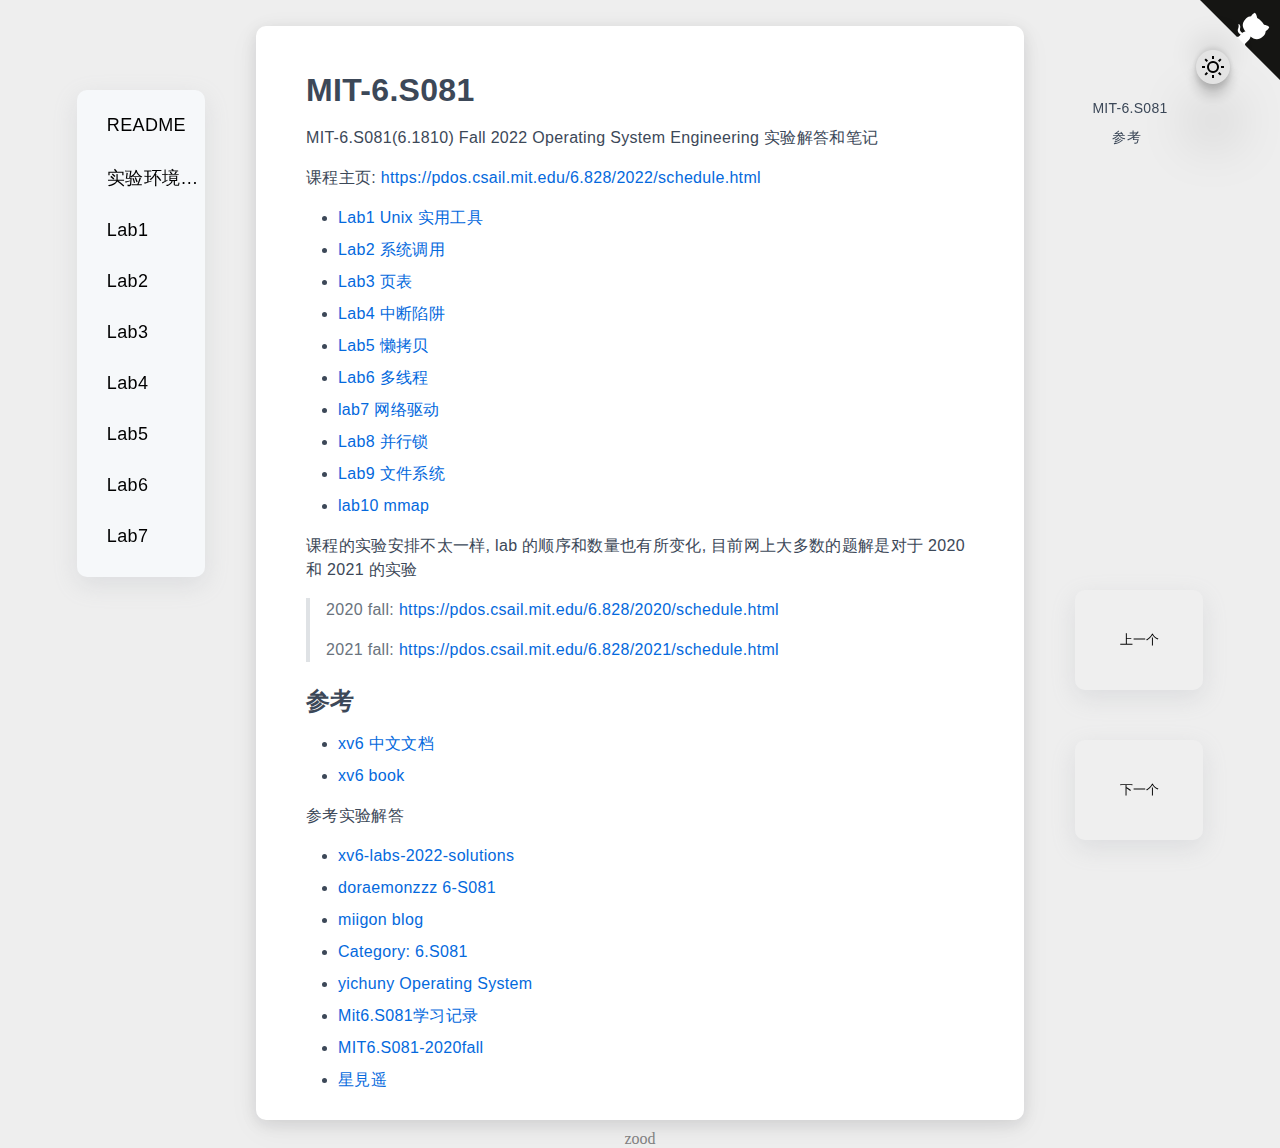
<file: docs/articles/md-docs/README/index.html>
<!DOCTYPE html>
<html lang="en">

<head>
    <meta charset="UTF-8">
    <meta http-equiv="Content-Type" content="text/html; charset=utf-8" />
    <meta name="viewport" content="width=device-width, initial-scale=1.0">
    <title>
        Document
    </title>
    <link rel='stylesheet' href=../../../css/index.css />
    <link rel='stylesheet' href=../../../css/c.css /><link rel='stylesheet' href=../../../css/json.css /><link rel='stylesheet' href=../../../css/makefile.css /><link rel='stylesheet' href=../../../css/riscvasm.css /><link rel='stylesheet' href=../../../css/shell.css />
    <link rel="icon" href="https://raw.githubusercontent.com/learner-lu/picbed/master/logo.png">
</head>

<body class="light">
    <a href="https://github.com/luzhixing12345/MIT-6.S081.git" target="_blank" class="github-corner" aria-label="View source on GitHub"><svg width="80" height="80" viewBox="0 0 250 250" style="fill:#151513; color:#fff; position: absolute; top: 0; border: 0; right: 0;" aria-hidden="true"><path d="M0,0 L115,115 L130,115 L142,142 L250,250 L250,0 Z"></path><path d="M128.3,109.0 C113.8,99.7 119.0,89.6 119.0,89.6 C122.0,82.7 120.5,78.6 120.5,78.6 C119.2,72.0 123.4,76.3 123.4,76.3 C127.3,80.9 125.5,87.3 125.5,87.3 C122.9,97.6 130.6,101.9 134.4,103.2" fill="currentColor" style="transform-origin: 130px 106px;" class="octo-arm"></path><path d="M115.0,115.0 C114.9,115.1 118.7,116.5 119.8,115.4 L133.7,101.6 C136.9,99.2 139.9,98.4 142.2,98.6 C133.8,88.0 127.5,74.4 143.8,58.0 C148.5,53.4 154.0,51.2 159.7,51.0 C160.3,49.4 163.2,43.6 171.4,40.1 C171.4,40.1 176.1,42.5 178.8,56.2 C183.1,58.6 187.2,61.8 190.9,65.4 C194.5,69.0 197.7,73.2 200.1,77.6 C213.8,80.2 216.3,84.9 216.3,84.9 C212.7,93.1 206.9,96.0 205.4,96.6 C205.1,102.4 203.0,107.8 198.3,112.5 C181.9,128.9 168.3,122.5 157.7,114.1 C157.9,116.9 156.7,120.9 152.7,124.9 L141.0,136.5 C139.8,137.7 141.6,141.9 141.8,141.8 Z" fill="currentColor" class="octo-body"></path></svg></a><style>.github-corner:hover .octo-arm{animation:octocat-wave 560ms ease-in-out}@keyframes octocat-wave{0%,100%{transform:rotate(0)}20%,60%{transform:rotate(-25deg)}40%,80%{transform:rotate(10deg)}}@media (max-width:500px){.github-corner:hover .octo-arm{animation:none}.github-corner .octo-arm{animation:octocat-wave 560ms ease-in-out}}</style>
    <div class="header-navigator"><ul><li><a href="#h1-0">MIT-6.S081</a><ul><li><a href="#h2-1">参考</a></li></ul></li></ul></div><div class='markdown-body'><h1 id="h1-0">MIT-6.S081</h1><p>MIT-6.S081(6.1810) Fall 2022 Operating System Engineering 实验解答和笔记</p><p>课程主页: <a href="https://pdos.csail.mit.edu/6.828/2022/schedule.html" target="_blank">https://pdos.csail.mit.edu/6.828/2022/schedule.html</a></p><ul><li><a href="https://pdos.csail.mit.edu/6.828/2022/labs/util.html" target="_blank">Lab1 Unix 实用工具</a></li></ul><ul><li><a href="https://pdos.csail.mit.edu/6.828/2022/labs/syscall.html" target="_blank">Lab2 系统调用</a></li></ul><ul><li><a href="https://pdos.csail.mit.edu/6.828/2022/labs/pgtbl.html" target="_blank">Lab3 页表</a></li></ul><ul><li><a href="https://pdos.csail.mit.edu/6.828/2022/labs/traps.html" target="_blank">Lab4 中断陷阱</a></li></ul><ul><li><a href="https://pdos.csail.mit.edu/6.828/2022/labs/cow.html" target="_blank">Lab5 懒拷贝</a></li></ul><ul><li><a href="https://pdos.csail.mit.edu/6.828/2022/labs/thread.html" target="_blank">Lab6 多线程</a></li></ul><ul><li><a href="https://pdos.csail.mit.edu/6.828/2022/labs/net.html" target="_blank">lab7 网络驱动</a></li></ul><ul><li><a href="https://pdos.csail.mit.edu/6.828/2022/labs/lock.html" target="_blank">Lab8 并行锁</a></li></ul><ul><li><a href="https://pdos.csail.mit.edu/6.828/2022/labs/fs.html" target="_blank">Lab9 文件系统</a></li></ul><ul><li><a href="https://pdos.csail.mit.edu/6.828/2022/labs/mmap.html" target="_blank">lab10 mmap</a></li></ul><p>课程的实验安排不太一样, lab 的顺序和数量也有所变化, 目前网上大多数的题解是对于 2020 和 2021 的实验</p><blockquote><p>2020 fall: <a href="https://pdos.csail.mit.edu/6.828/2020/schedule.html" target="_blank">https://pdos.csail.mit.edu/6.828/2020/schedule.html</a></p><p>2021 fall: <a href="https://pdos.csail.mit.edu/6.828/2021/schedule.html" target="_blank">https://pdos.csail.mit.edu/6.828/2021/schedule.html</a></p></blockquote><h2 id="h2-1">参考</h2><ul><li><a href="http://xv6.dgs.zone/" target="_blank">xv6 中文文档</a></li></ul><ul><li><a href="https://pdos.csail.mit.edu/6.828/2022/xv6/book-riscv-rev3.pdf" target="_blank">xv6 book</a></li></ul><p>参考实验解答</p><ul><li><a href="https://github.com/relaxcn/xv6-labs-2022-solutions" target="_blank">xv6-labs-2022-solutions</a></li></ul><ul><li><a href="http://doraemonzzz.com/tags/6-S081/" target="_blank">doraemonzzz 6-S081</a></li></ul><ul><li><a href="https://blog.miigon.net/categories/mit6-s081/" target="_blank">miigon blog</a></li></ul><ul><li><a href="https://walkerzf.github.io/categories/6-S081/index.html" target="_blank">Category: 6.S081</a></li></ul><ul><li><a href="https://www.yichuny.page/tags/Operating%20System" target="_blank">yichuny Operating System</a></li></ul><ul><li><a href="https://blog.csdn.net/u013577996/article/details/108679997" target="_blank">Mit6.S081学习记录</a></li></ul><ul><li><a href="https://github.com/PKUFlyingPig/MIT6.S081-2020fall" target="_blank">MIT6.S081-2020fall</a></li></ul><ul><li><a href="https://www.cnblogs.com/weijunji/tag/XV6/" target="_blank">星見遥</a></li></ul></div>
    <div class="dir-tree"><ul><li><a href="../../md-docs/README" >README</a></li></ul><ul><li><a href="../../md-docs/实验环境搭建" >实验环境搭建</a></li></ul><ul><li><a href="../../md-docs/Lab1" >Lab1</a></li></ul><ul><li><a href="../../md-docs/Lab2" >Lab2</a></li></ul><ul><li><a href="../../md-docs/Lab3" >Lab3</a></li></ul><ul><li><a href="../../md-docs/Lab4" >Lab4</a></li></ul><ul><li><a href="../../md-docs/Lab5" >Lab5</a></li></ul><ul><li><a href="../../md-docs/Lab6" >Lab6</a></li></ul><ul><li><a href="../../md-docs/Lab7" >Lab7</a></li></ul></div>
    <div class="zood"><a class="" href="https://github.com/luzhixing12345/zood" target="_blank">zood</a></div>
    <script type="text/javascript" src="../../../js/next_front.js"></script><script>addLink(".","../../md-docs/实验环境搭建","ab")</script><script type="text/javascript" src="../../../js/change_mode.js"></script><script>addChangeModeButton("../../../img/sun.png","../../../img/moon.png")</script><script type="text/javascript" src="../../../js/copy_code.js"></script><script>addCodeCopy("../../../img/before_copy.png","../../../img/after_copy.png")</script><script type="text/javascript" src="../../../js/navigator.js"></script><script type="text/javascript" src="../../../js/picture_preview.js"></script><script type="text/javascript" src="../../../js/global_js_configuration.js"></script>
</body>

</html>
</file>
